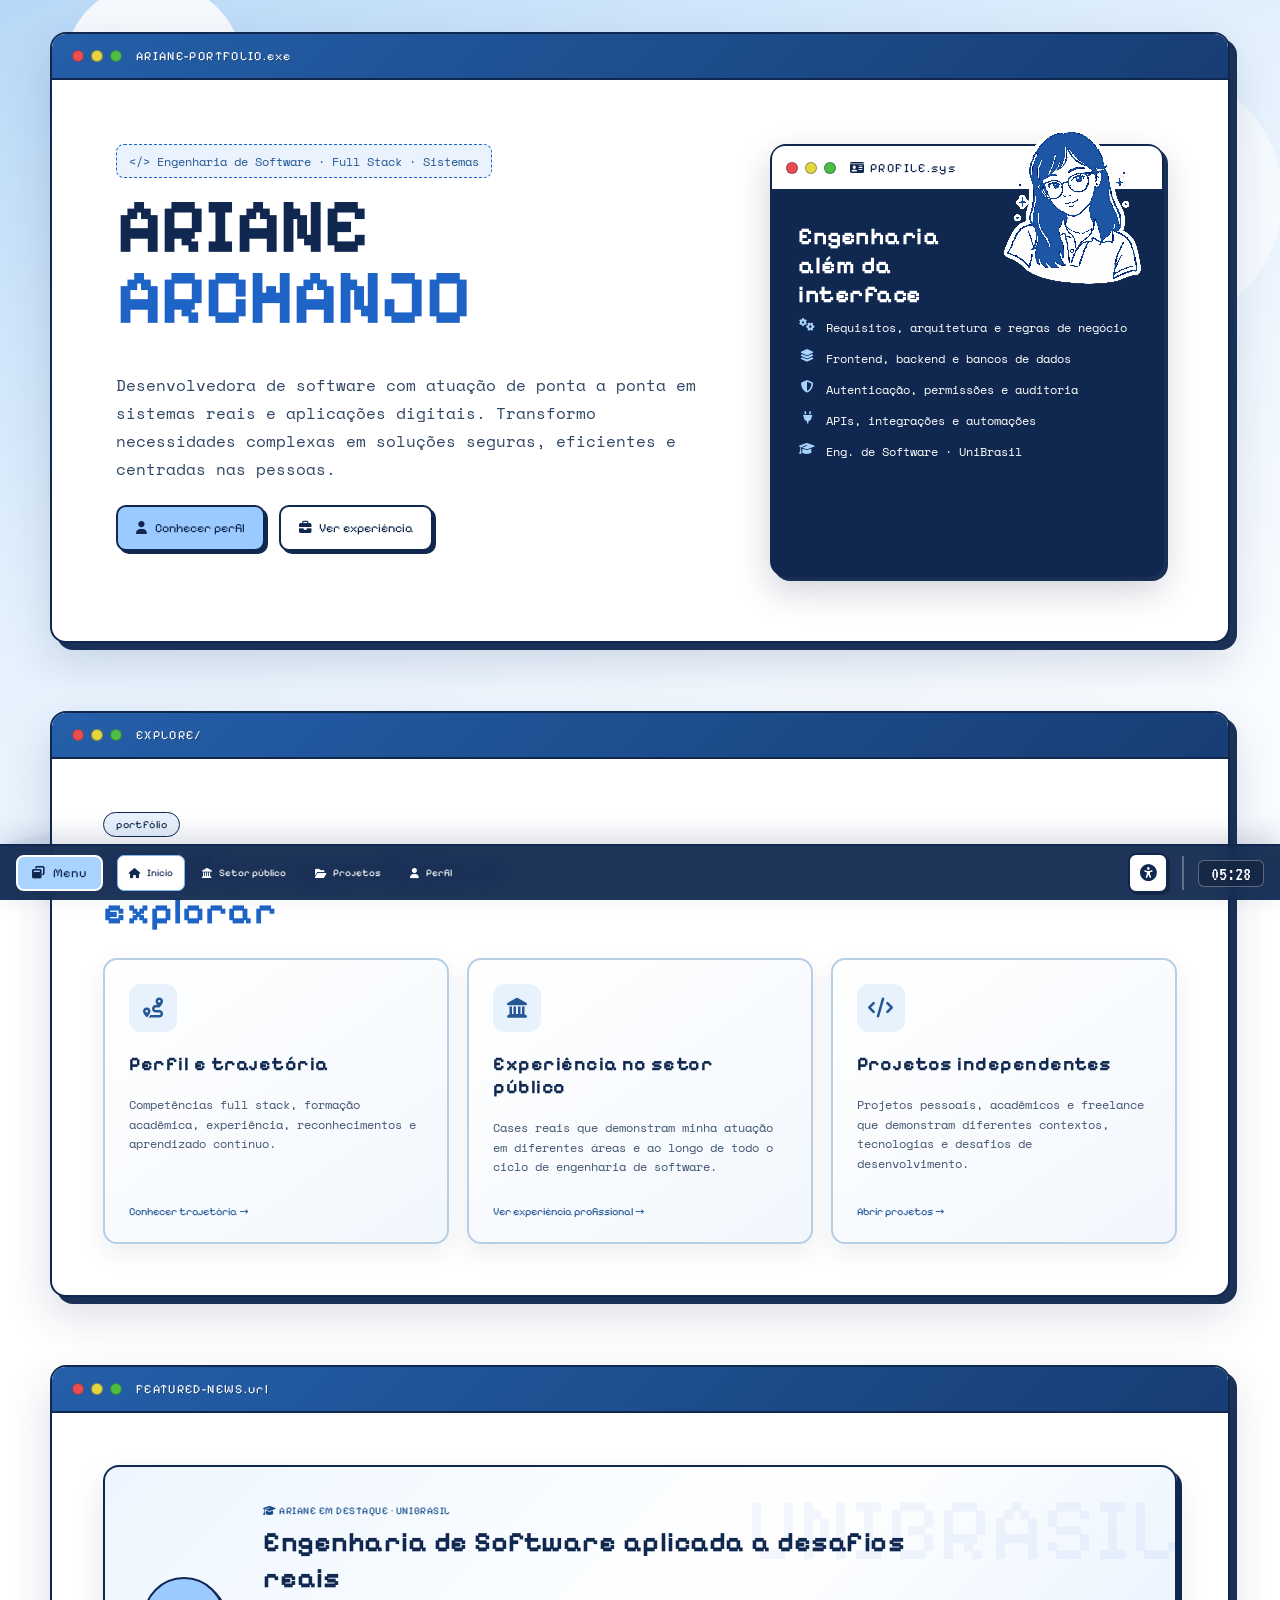
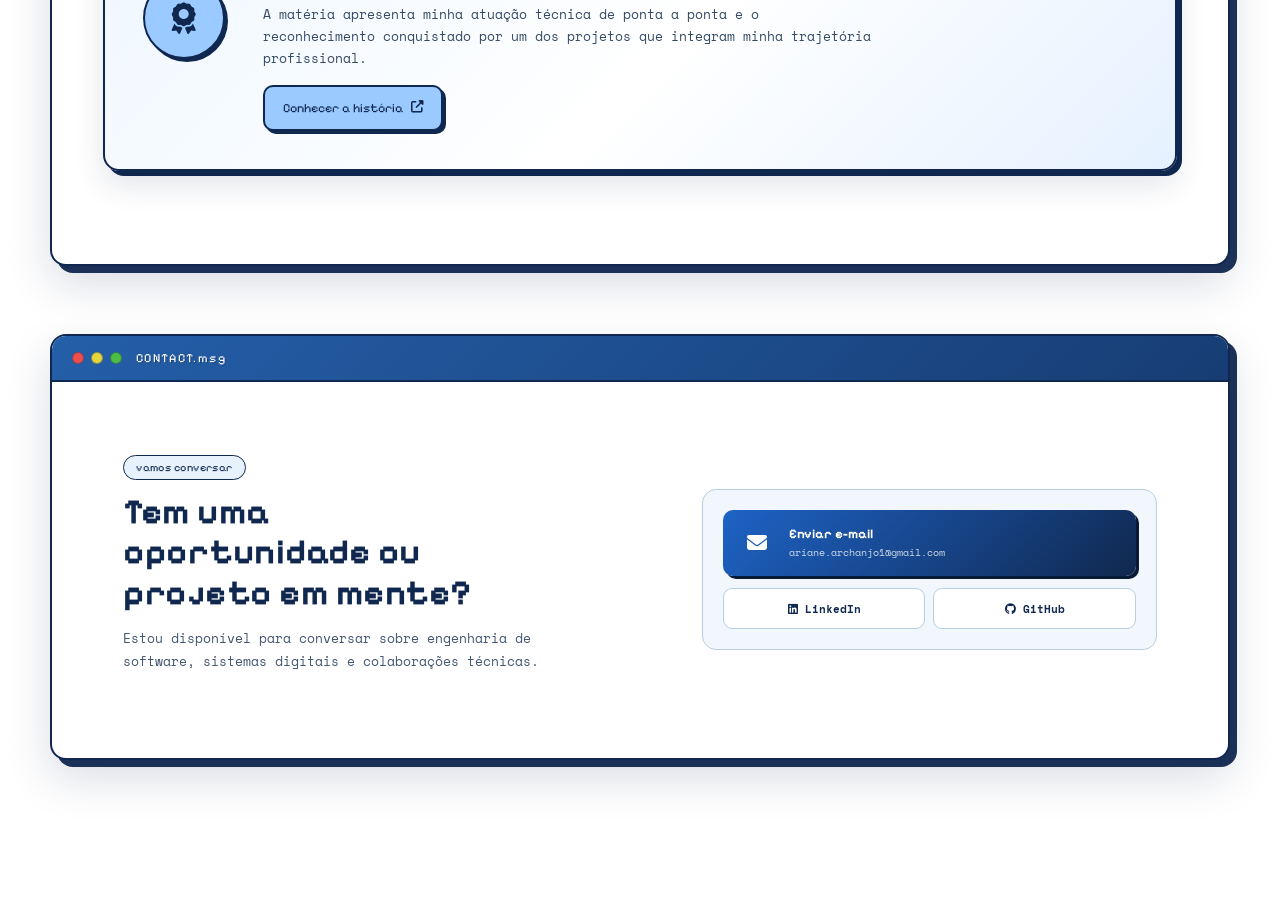
<file: index.html>
<!DOCTYPE html>
<html lang="pt-BR">
<head>
<meta charset="UTF-8"><meta name="viewport" content="width=device-width,initial-scale=1">
<title>Ariane Archanjo — Engenharia de Software</title>
<meta name="description" content="Portfólio de Ariane Archanjo, desenvolvedora de software com experiência em sistemas completos para a gestão pública.">
<link rel="icon" type="image/png" href="assets/images/logo.png">
<link rel="preconnect" href="https://fonts.googleapis.com"><link rel="preconnect" href="https://fonts.gstatic.com" crossorigin>
<link rel="stylesheet" href="https://cdnjs.cloudflare.com/ajax/libs/font-awesome/6.5.1/css/all.min.css"><link rel="stylesheet" href="assets/css/style.css">
</head>
<body>
<a href="#conteudo" class="skip-link">Pular para o conteúdo principal</a>
<div class="intro-screen" id="introScreen" aria-hidden="true"><div class="intro-terminal"><span class="intro-command">&gt; inicializando portfolio.exe</span><strong>ARIANE <span>ARCHANJO</span></strong><small>ENGENHARIA DE SOFTWARE · FULL STACK · SOLUÇÕES</small><div class="intro-loader"><i></i></div><span class="intro-ready">sistema pronto</span></div></div>
<div class="desktop-bg" aria-hidden="true"><div class="cloud cloud-1"></div><div class="cloud cloud-2"></div><div class="cloud cloud-3"></div><div class="grass-strip"></div></div>
<header class="window hero-window" id="topo">
  <div class="title-bar"><div class="dots" aria-hidden="true"><span class="dot dot-red"></span><span class="dot dot-yellow"></span><span class="dot dot-green"></span></div><span class="title-bar-text">ARIANE-PORTFOLIO.exe</span></div>
  <div class="window-body hero-body">
    <div class="hero-left">
      <span class="hero-tag">&lt;/&gt; Engenharia de Software · Full Stack · Sistemas</span>
      <h1 class="hero-name">ARIANE<br><span class="accent">ARCHANJO</span></h1>
      <p class="hero-desc">Desenvolvedora de software com atuação de ponta a ponta em sistemas reais e aplicações digitais. Transformo necessidades complexas em soluções seguras, eficientes e centradas nas pessoas.</p>
      <div class="hero-actions"><a href="perfil.html" class="btn btn-primary"><i class="fas fa-user" aria-hidden="true"></i> Conhecer perfil</a><a href="setor-publico.html" class="btn btn-outline"><i class="fas fa-briefcase" aria-hidden="true"></i> Ver experiência</a></div>
    </div>
    <div class="about-card">
      <a href="perfil.html" class="title-bar mini"><div class="dots" aria-hidden="true"><span class="dot dot-red"></span><span class="dot dot-yellow"></span><span class="dot dot-green"></span></div><span class="title-bar-text"><i class="fas fa-id-card" aria-hidden="true"></i> PROFILE.sys</span></a>
      <img src="assets/images/avatar-sticker.png" alt="Ilustração de Ariane" class="about-avatar">
      <div class="about-card-body"><h3>Engenharia além da interface</h3><div class="contact-row"><i class="fas fa-gears" aria-hidden="true"></i> Requisitos, arquitetura e regras de negócio</div><div class="contact-row"><i class="fas fa-layer-group" aria-hidden="true"></i> Frontend, backend e bancos de dados</div><div class="contact-row"><i class="fas fa-shield-halved" aria-hidden="true"></i> Autenticação, permissões e auditoria</div><div class="contact-row"><i class="fas fa-plug" aria-hidden="true"></i> APIs, integrações e automações</div><div class="contact-row"><i class="fas fa-graduation-cap" aria-hidden="true"></i> Eng. de Software · UniBrasil</div></div>
    </div>
  </div>
</header>
<main id="conteudo">
<section class="window">
  <div class="title-bar"><div class="dots" aria-hidden="true"><span class="dot dot-red"></span><span class="dot dot-yellow"></span><span class="dot dot-green"></span></div><span class="title-bar-text">EXPLORE/</span></div>
  <div class="window-body"><span class="section-kicker">portfólio</span><h2 class="section-title">Escolha o que deseja <span class="accent">explorar</span></h2>
    <div class="overview-grid">
      <a class="overview-card" href="perfil.html"><i class="fas fa-route" aria-hidden="true"></i><h2>Perfil e trajetória</h2><p>Competências full stack, formação acadêmica, experiência, reconhecimentos e aprendizado contínuo.</p><span class="card-link">Conhecer trajetória →</span></a>
      <a class="overview-card" href="setor-publico.html"><i class="fas fa-landmark" aria-hidden="true"></i><h2>Experiência no setor público</h2><p>Cases reais que demonstram minha atuação em diferentes áreas e ao longo de todo o ciclo de engenharia de software.</p><span class="card-link">Ver experiência profissional →</span></a>
      <a class="overview-card" href="projetos.html"><i class="fas fa-code" aria-hidden="true"></i><h2>Projetos independentes</h2><p>Projetos pessoais, acadêmicos e freelance que demonstram diferentes contextos, tecnologias e desafios de desenvolvimento.</p><span class="card-link">Abrir projetos →</span></a>
    </div>
  </div>
</section>
<section class="window">
  <div class="title-bar"><div class="dots" aria-hidden="true"><span class="dot dot-red"></span><span class="dot dot-yellow"></span><span class="dot dot-green"></span></div><span class="title-bar-text">FEATURED-NEWS.url</span></div>
  <div class="window-body"><article class="press-feature"><div class="press-icon" aria-hidden="true"><i class="fas fa-award"></i></div><div class="press-content"><span class="press-label"><i class="fas fa-graduation-cap" aria-hidden="true"></i> Ariane em destaque · UniBrasil</span><h3>Engenharia de Software aplicada a desafios reais</h3><p>A matéria apresenta minha atuação técnica de ponta a ponta e o reconhecimento conquistado por um dos projetos que integram minha trajetória profissional.</p><a href="https://www.unibrasil.com.br/academica-de-engenharia-de-software-do-unibrasil-e-reconhecida-com-premio-de-projeto-inovador/" target="_blank" rel="noopener" class="btn btn-primary">Conhecer a história <i class="fas fa-external-link-alt" aria-hidden="true"></i><span class="sr-only"> (abre em nova aba)</span></a></div></article></div>
</section>
<section class="window" id="contato"><div class="title-bar"><div class="dots" aria-hidden="true"><span class="dot dot-red"></span><span class="dot dot-yellow"></span><span class="dot dot-green"></span></div><span class="title-bar-text">CONTACT.msg</span></div><div class="window-body"><div class="contact-panel"><div><span class="section-kicker">vamos conversar</span><h2>Tem uma oportunidade ou projeto em mente?</h2><p>Estou disponível para conversar sobre engenharia de software, sistemas digitais e colaborações técnicas.</p></div><div class="contact-actions"><a href="mailto:ariane.archanjo1@gmail.com" class="contact-primary"><i class="fas fa-envelope"></i><span><strong>Enviar e-mail</strong><small>ariane.archanjo1@gmail.com</small></span></a><div class="contact-socials"><a href="https://www.linkedin.com/in/ariane-archanjo/" target="_blank" rel="noopener"><i class="fab fa-linkedin"></i> LinkedIn</a><a href="https://github.com/arianearchanjo" target="_blank" rel="noopener"><i class="fab fa-github"></i> GitHub</a></div></div></div></div></section>
</main>
<footer class="taskbar"><button type="button" class="start-btn" id="startBtn" aria-haspopup="true" aria-expanded="false" aria-controls="startMenu"><i class="fas fa-window-restore" aria-hidden="true"></i><span class="start-text">Menu</span></button><nav class="taskbar-pages" aria-label="Páginas"><a href="index.html" aria-current="page"><i class="fas fa-house"></i><span>Início</span></a><a href="setor-publico.html"><i class="fas fa-landmark"></i><span>Setor público</span></a><a href="projetos.html"><i class="fas fa-folder-open"></i><span>Projetos</span></a><a href="perfil.html"><i class="fas fa-user"></i><span>Perfil</span></a></nav><button type="button" class="a11y-btn" id="a11yBtn" aria-haspopup="true" aria-expanded="false" aria-controls="a11yPanel" aria-label="Opções de acessibilidade"><i class="fas fa-universal-access"></i></button><div class="taskbar-sep" aria-hidden="true"></div><div class="taskbar-clock" id="clock" aria-hidden="true">00:00</div></footer>
<script src="assets/js/script.js"></script>
</body></html>
</file>
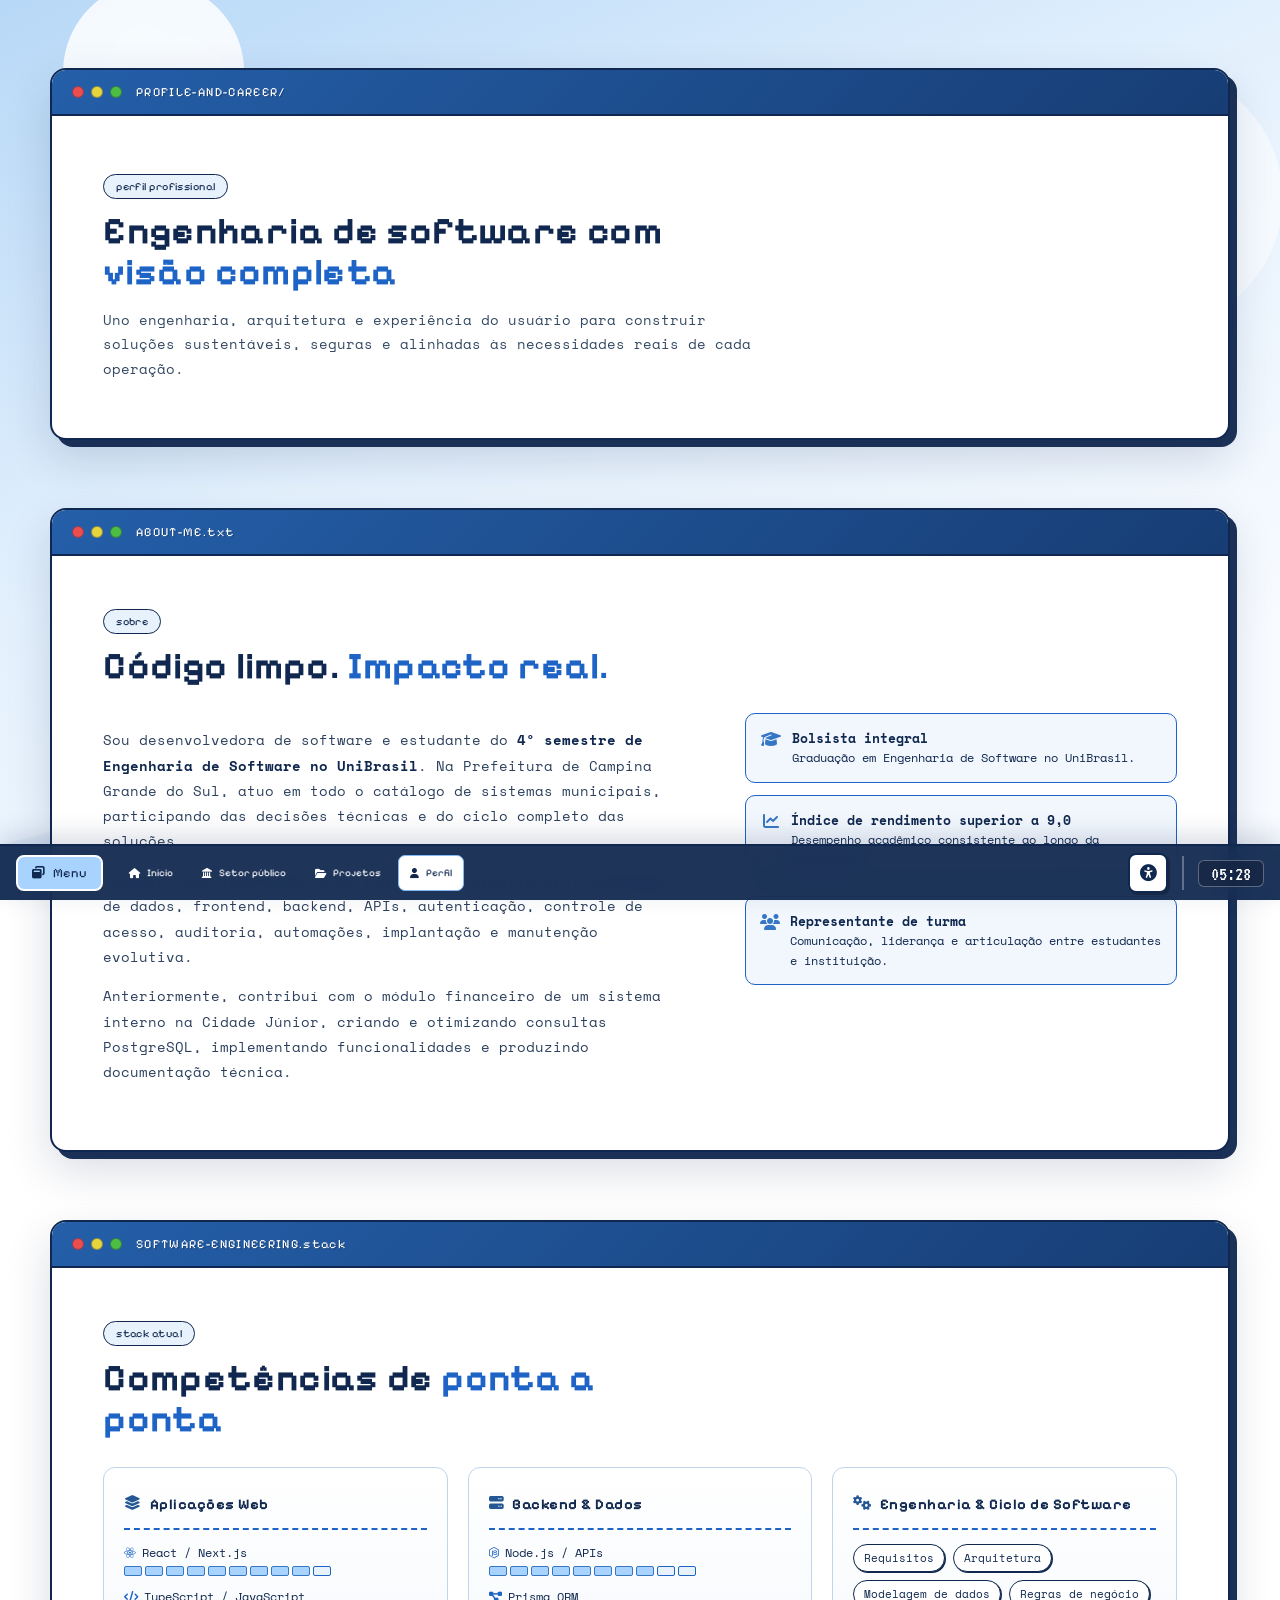
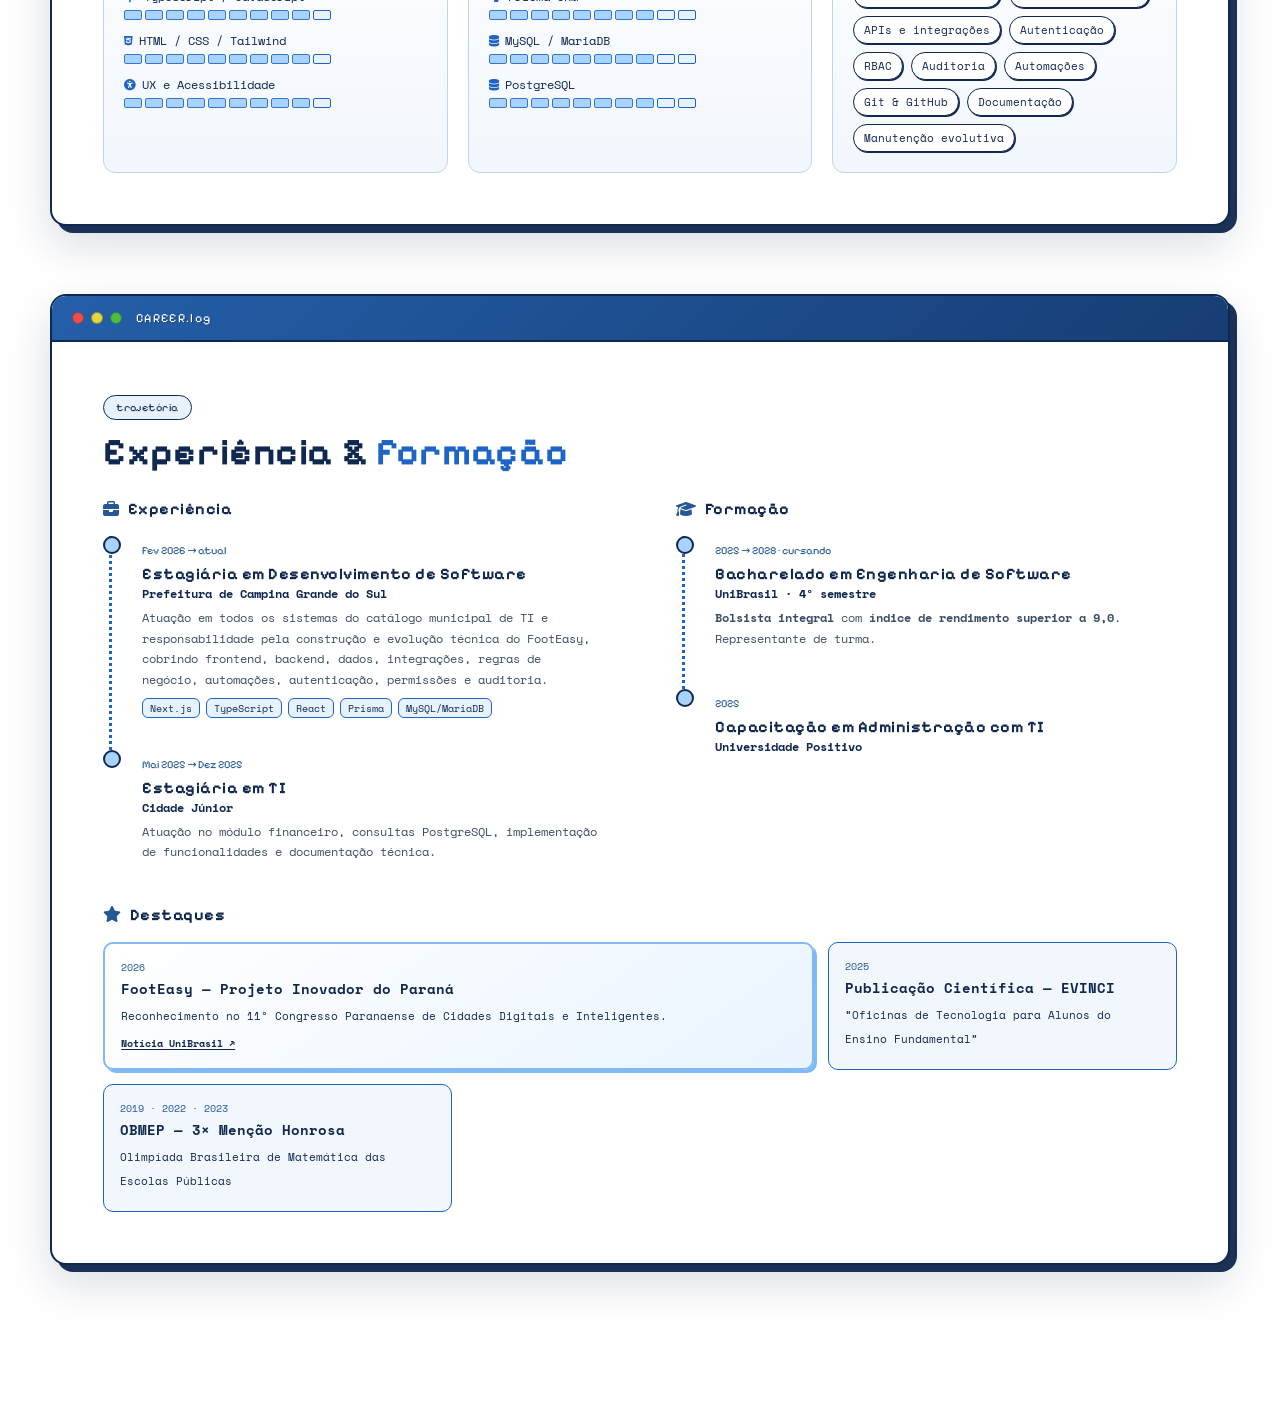
<file: perfil.html>
<!DOCTYPE html><html lang="pt-BR"><head><meta charset="UTF-8"><meta name="viewport" content="width=device-width,initial-scale=1"><title>Perfil e trajetória — Ariane Archanjo</title><meta name="description" content="Competências, formação e trajetória profissional de Ariane Archanjo."><link rel="icon" href="assets/images/logo.png"><link rel="preconnect" href="https://fonts.googleapis.com"><link rel="preconnect" href="https://fonts.gstatic.com" crossorigin><link rel="stylesheet" href="https://cdnjs.cloudflare.com/ajax/libs/font-awesome/6.5.1/css/all.min.css"><link rel="stylesheet" href="assets/css/style.css"></head><body>
<a href="#conteudo" class="skip-link">Pular para o conteúdo principal</a><div class="desktop-bg" aria-hidden="true"><div class="cloud cloud-1"></div><div class="cloud cloud-2"></div><div class="grass-strip"></div></div>
<header class="window page-hero"><div class="title-bar"><div class="dots" aria-hidden="true"><span class="dot dot-red"></span><span class="dot dot-yellow"></span><span class="dot dot-green"></span></div><span class="title-bar-text">PROFILE-AND-CAREER/</span></div><div class="window-body"><span class="section-kicker">perfil profissional</span><h1 class="section-title">Engenharia de software com <span class="accent">visão completa</span></h1><p class="page-lead">Uno engenharia, arquitetura e experiência do usuário para construir soluções sustentáveis, seguras e alinhadas às necessidades reais de cada operação.</p></div></header>
<main id="conteudo">
<section class="window" id="sobre"><div class="title-bar"><div class="dots" aria-hidden="true"><span class="dot dot-red"></span><span class="dot dot-yellow"></span><span class="dot dot-green"></span></div><span class="title-bar-text">ABOUT-ME.txt</span></div><div class="window-body"><span class="section-kicker">sobre</span><h2 class="section-title">Código limpo. <span class="accent">Impacto real.</span></h2><div class="sobre-grid"><div class="sobre-text"><p>Sou desenvolvedora de software e estudante do <strong>4º semestre de Engenharia de Software no UniBrasil</strong>. Na Prefeitura de Campina Grande do Sul, atuo em todo o catálogo de sistemas municipais, participando das decisões técnicas e do ciclo completo das soluções.</p><p>Trabalho com levantamento de requisitos, arquitetura, modelagem de dados, frontend, backend, APIs, autenticação, controle de acesso, auditoria, automações, implantação e manutenção evolutiva.</p><p>Anteriormente, contribuí com o módulo financeiro de um sistema interno na Cidade Júnior, criando e otimizando consultas PostgreSQL, implementando funcionalidades e produzindo documentação técnica.</p></div><ul class="badge-list"><li><i class="fas fa-graduation-cap"></i><div><strong>Bolsista integral</strong>Graduação em Engenharia de Software no UniBrasil.</div></li><li><i class="fas fa-chart-line"></i><div><strong>Índice de rendimento superior a 9,0</strong>Desempenho acadêmico consistente ao longo da graduação.</div></li><li><i class="fas fa-users"></i><div><strong>Representante de turma</strong>Comunicação, liderança e articulação entre estudantes e instituição.</div></li></ul></div></div></section>
<section class="window" id="skills"><div class="title-bar"><div class="dots" aria-hidden="true"><span class="dot dot-red"></span><span class="dot dot-yellow"></span><span class="dot dot-green"></span></div><span class="title-bar-text">SOFTWARE-ENGINEERING.stack</span></div><div class="window-body"><span class="section-kicker">stack atual</span><h2 class="section-title">Competências de <span class="accent">ponta a ponta</span></h2><div class="skills-grid">
<div><h3 class="skill-group-title"><i class="fas fa-layer-group"></i> Aplicações Web</h3><div class="skill-row"><div class="skill-row-top"><span><i class="fab fa-react"></i>React / Next.js</span></div><div class="pixel-meter" data-level="85"></div></div><div class="skill-row"><div class="skill-row-top"><span><i class="fas fa-code"></i>TypeScript / JavaScript</span></div><div class="pixel-meter" data-level="85"></div></div><div class="skill-row"><div class="skill-row-top"><span><i class="fab fa-css3-alt"></i>HTML / CSS / Tailwind</span></div><div class="pixel-meter" data-level="90"></div></div><div class="skill-row"><div class="skill-row-top"><span><i class="fas fa-universal-access"></i>UX e Acessibilidade</span></div><div class="pixel-meter" data-level="85"></div></div></div>
<div><h3 class="skill-group-title"><i class="fas fa-server"></i> Backend &amp; Dados</h3><div class="skill-row"><div class="skill-row-top"><span><i class="fab fa-node-js"></i>Node.js / APIs</span></div><div class="pixel-meter" data-level="78"></div></div><div class="skill-row"><div class="skill-row-top"><span><i class="fas fa-diagram-project"></i>Prisma ORM</span></div><div class="pixel-meter" data-level="78"></div></div><div class="skill-row"><div class="skill-row-top"><span><i class="fas fa-database"></i>MySQL / MariaDB</span></div><div class="pixel-meter" data-level="80"></div></div><div class="skill-row"><div class="skill-row-top"><span><i class="fas fa-database"></i>PostgreSQL</span></div><div class="pixel-meter" data-level="75"></div></div></div>
<div><h3 class="skill-group-title"><i class="fas fa-gears"></i> Engenharia &amp; Ciclo de Software</h3><div class="tag-cloud"><span class="tag">Requisitos</span><span class="tag">Arquitetura</span><span class="tag">Modelagem de dados</span><span class="tag">Regras de negócio</span><span class="tag">APIs e integrações</span><span class="tag">Autenticação</span><span class="tag">RBAC</span><span class="tag">Auditoria</span><span class="tag">Automações</span><span class="tag">Git &amp; GitHub</span><span class="tag">Documentação</span><span class="tag">Manutenção evolutiva</span></div></div>
</div></div></section>
<section class="window" id="experiencia"><div class="title-bar"><div class="dots" aria-hidden="true"><span class="dot dot-red"></span><span class="dot dot-yellow"></span><span class="dot dot-green"></span></div><span class="title-bar-text">CAREER.log</span></div><div class="window-body"><span class="section-kicker">trajetória</span><h2 class="section-title">Experiência &amp; <span class="accent">formação</span></h2><div class="timeline-cols"><div><h3 class="tl-heading"><i class="fas fa-briefcase"></i> Experiência</h3><div class="tl-item"><span class="tl-date">Fev 2026 → atual</span><h4>Estagiária em Desenvolvimento de Software</h4><p class="tl-company">Prefeitura de Campina Grande do Sul</p><p class="tl-desc">Atuação em todos os sistemas do catálogo municipal de TI e responsabilidade pela construção e evolução técnica do FootEasy, cobrindo frontend, backend, dados, integrações, regras de negócio, automações, autenticação, permissões e auditoria.</p><div class="tl-tags"><span>Next.js</span><span>TypeScript</span><span>React</span><span>Prisma</span><span>MySQL/MariaDB</span></div></div><div class="tl-item"><span class="tl-date">Mai 2025 → Dez 2025</span><h4>Estagiária em TI</h4><p class="tl-company">Cidade Júnior</p><p class="tl-desc">Atuação no módulo financeiro, consultas PostgreSQL, implementação de funcionalidades e documentação técnica.</p></div></div><div><h3 class="tl-heading"><i class="fas fa-graduation-cap"></i> Formação</h3><div class="tl-item"><span class="tl-date">2025 → 2028 · cursando</span><h4>Bacharelado em Engenharia de Software</h4><p class="tl-company">UniBrasil · 4º semestre</p><p class="tl-desc"><strong>Bolsista integral</strong> com <strong>índice de rendimento superior a 9,0</strong>. Representante de turma.</p></div><div class="tl-item"><span class="tl-date">2025</span><h4>Capacitação em Administração com TI</h4><p class="tl-company">Universidade Positivo</p></div></div></div>
<h3 class="tl-heading" style="margin-top:34px"><i class="fas fa-star"></i> Destaques</h3><div class="highlights-grid"><div class="hl-card active"><span class="hl-date">2026</span><strong>FootEasy — Projeto Inovador do Paraná</strong><span class="sub">Reconhecimento no 11º Congresso Paranaense de Cidades Digitais e Inteligentes.</span><span class="hl-links"><a href="https://www.unibrasil.com.br/academica-de-engenharia-de-software-do-unibrasil-e-reconhecida-com-premio-de-projeto-inovador/" target="_blank" rel="noopener">Notícia UniBrasil ↗</a></span></div><div class="hl-card"><span class="hl-date">2025</span><strong>Publicação Científica — EVINCI</strong><span class="sub">“Oficinas de Tecnologia para Alunos do Ensino Fundamental”</span></div><div class="hl-card"><span class="hl-date">2019 · 2022 · 2023</span><strong>OBMEP — 3× Menção Honrosa</strong><span class="sub">Olimpíada Brasileira de Matemática das Escolas Públicas</span></div></div></div></section>
</main>
<footer class="taskbar"><button class="start-btn" id="startBtn" aria-haspopup="true" aria-expanded="false" aria-controls="startMenu"><i class="fas fa-window-restore"></i><span class="start-text">Menu</span></button><nav class="taskbar-pages" aria-label="Páginas"><a href="index.html"><i class="fas fa-house"></i><span>Início</span></a><a href="setor-publico.html"><i class="fas fa-landmark"></i><span>Setor público</span></a><a href="projetos.html"><i class="fas fa-folder-open"></i><span>Projetos</span></a><a href="perfil.html" aria-current="page"><i class="fas fa-user"></i><span>Perfil</span></a></nav><button class="a11y-btn" id="a11yBtn" aria-haspopup="true" aria-expanded="false" aria-controls="a11yPanel" aria-label="Opções de acessibilidade"><i class="fas fa-universal-access"></i></button><div class="taskbar-sep"></div><div class="taskbar-clock" id="clock">00:00</div></footer><script src="assets/js/script.js"></script></body></html>
</file>
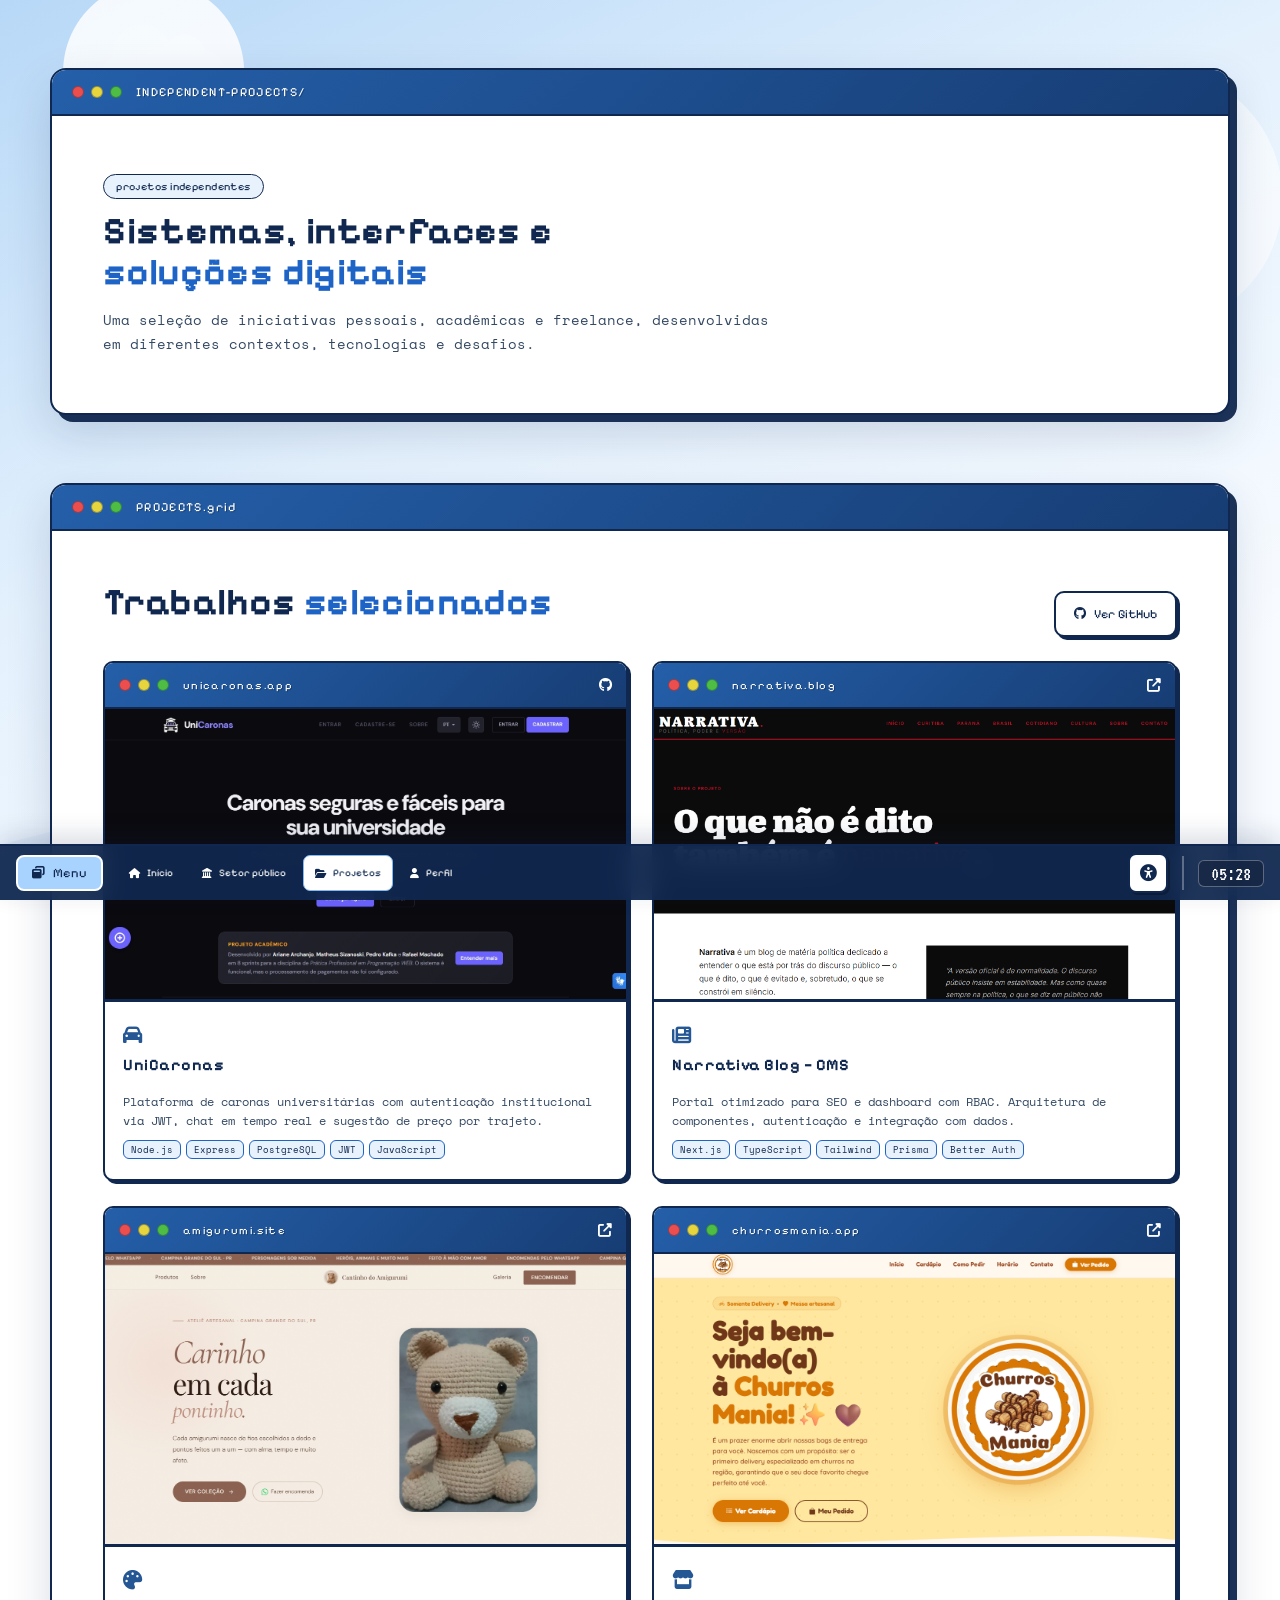
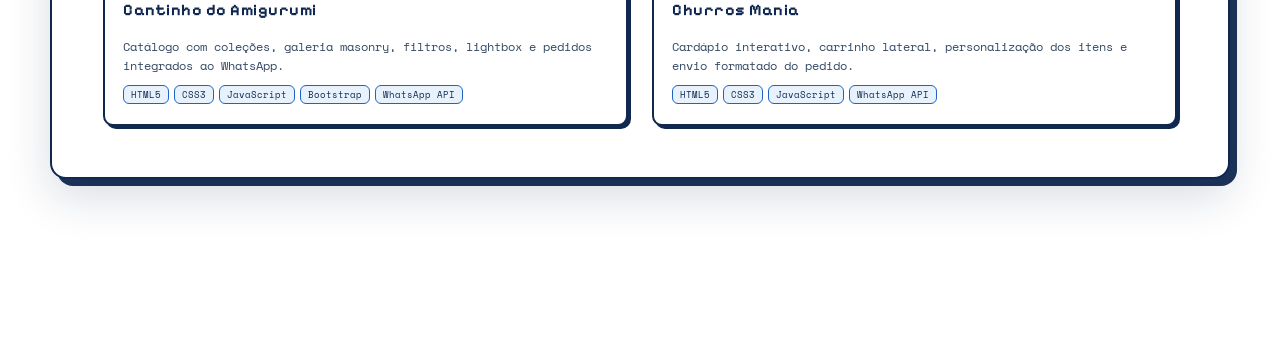
<file: projetos.html>
<!DOCTYPE html><html lang="pt-BR"><head><meta charset="UTF-8"><meta name="viewport" content="width=device-width,initial-scale=1"><title>Projetos — Ariane Archanjo</title><meta name="description" content="Projetos independentes de Ariane Archanjo."><link rel="icon" href="assets/images/logo.png"><link rel="preconnect" href="https://fonts.googleapis.com"><link rel="preconnect" href="https://fonts.gstatic.com" crossorigin><link rel="stylesheet" href="https://cdnjs.cloudflare.com/ajax/libs/font-awesome/6.5.1/css/all.min.css"><link rel="stylesheet" href="assets/css/style.css"></head><body>
<a href="#conteudo" class="skip-link">Pular para o conteúdo principal</a><div class="desktop-bg" aria-hidden="true"><div class="cloud cloud-1"></div><div class="cloud cloud-2"></div><div class="grass-strip"></div></div>
<header class="window page-hero"><div class="title-bar"><div class="dots" aria-hidden="true"><span class="dot dot-red"></span><span class="dot dot-yellow"></span><span class="dot dot-green"></span></div><span class="title-bar-text">INDEPENDENT-PROJECTS/</span></div><div class="window-body"><span class="section-kicker">projetos independentes</span><h1 class="section-title">Sistemas, interfaces e <span class="accent">soluções digitais</span></h1><p class="page-lead">Uma seleção de iniciativas pessoais, acadêmicas e freelance, desenvolvidas em diferentes contextos, tecnologias e desafios.</p></div></header>
<main id="conteudo"><section class="window" id="projetos"><div class="title-bar"><div class="dots" aria-hidden="true"><span class="dot dot-red"></span><span class="dot dot-yellow"></span><span class="dot dot-green"></span></div><span class="title-bar-text">PROJECTS.grid</span></div><div class="window-body"><div class="projects-page-heading"><h2 class="section-title">Trabalhos <span class="accent">selecionados</span></h2><a href="https://github.com/arianearchanjo" target="_blank" rel="noopener" class="btn btn-outline"><i class="fab fa-github"></i> Ver GitHub</a></div>
<div class="projects-static-grid">
<div class="proj-slide"><article class="proj-window"><div class="title-bar"><div class="dots"><span class="dot dot-red"></span><span class="dot dot-yellow"></span><span class="dot dot-green"></span></div><span class="title-bar-text">unicaronas.app</span><span class="proj-links"><a href="https://github.com/arianearchanjo" target="_blank" rel="noopener" aria-label="Ver no GitHub"><i class="fab fa-github"></i></a></span></div><div class="proj-image"><img src="assets/images/projects/project-1.png" alt="Captura do UniCaronas"></div><div class="proj-body"><div class="proj-icon"><i class="fas fa-car"></i></div><h3 class="proj-name">UniCaronas</h3><p class="proj-desc">Plataforma de caronas universitárias com autenticação institucional via JWT, chat em tempo real e sugestão de preço por trajeto.</p><div class="proj-tech"><span>Node.js</span><span>Express</span><span>PostgreSQL</span><span>JWT</span><span>JavaScript</span></div></div></article></div>
<div class="proj-slide"><article class="proj-window narrative-card"><div class="title-bar"><div class="dots"><span class="dot dot-red"></span><span class="dot dot-yellow"></span><span class="dot dot-green"></span></div><span class="title-bar-text">narrativa.blog</span><span class="proj-links"><a href="https://narrativa.blog/" target="_blank" rel="noopener" aria-label="Ver projeto"><i class="fas fa-external-link-alt"></i></a></span></div><div class="proj-image narrative-image"><img src="assets/images/projects/project-2.png" alt="Captura da página institucional do Narrativa Blog"></div><div class="proj-body"><div class="proj-icon"><i class="fas fa-newspaper"></i></div><h3 class="proj-name">Narrativa Blog — CMS</h3><p class="proj-desc">Portal otimizado para SEO e dashboard com RBAC. Arquitetura de componentes, autenticação e integração com dados.</p><div class="proj-tech"><span>Next.js</span><span>TypeScript</span><span>Tailwind</span><span>Prisma</span><span>Better Auth</span></div></div></article></div>
<div class="proj-slide"><article class="proj-window"><div class="title-bar"><div class="dots"><span class="dot dot-red"></span><span class="dot dot-yellow"></span><span class="dot dot-green"></span></div><span class="title-bar-text">amigurumi.site</span><span class="proj-links"><a href="https://cantinho-amigurumi.netlify.app/" target="_blank" rel="noopener" aria-label="Ver projeto"><i class="fas fa-external-link-alt"></i></a></span></div><div class="proj-image"><img src="assets/images/projects/project-3.png" alt="Captura do Cantinho do Amigurumi"></div><div class="proj-body"><div class="proj-icon"><i class="fas fa-palette"></i></div><h3 class="proj-name">Cantinho do Amigurumi</h3><p class="proj-desc">Catálogo com coleções, galeria masonry, filtros, lightbox e pedidos integrados ao WhatsApp.</p><div class="proj-tech"><span>HTML5</span><span>CSS3</span><span>JavaScript</span><span>Bootstrap</span><span>WhatsApp API</span></div></div></article></div>
<div class="proj-slide"><article class="proj-window"><div class="title-bar"><div class="dots"><span class="dot dot-red"></span><span class="dot dot-yellow"></span><span class="dot dot-green"></span></div><span class="title-bar-text">churrosmania.app</span><span class="proj-links"><a href="https://churrosmania.netlify.app/" target="_blank" rel="noopener" aria-label="Ver projeto"><i class="fas fa-external-link-alt"></i></a></span></div><div class="proj-image"><img src="assets/images/projects/project-4.png" alt="Captura do Churros Mania"></div><div class="proj-body"><div class="proj-icon"><i class="fas fa-store"></i></div><h3 class="proj-name">Churros Mania</h3><p class="proj-desc">Cardápio interativo, carrinho lateral, personalização dos itens e envio formatado do pedido.</p><div class="proj-tech"><span>HTML5</span><span>CSS3</span><span>JavaScript</span><span>WhatsApp API</span></div></div></article></div>
</div></div></section></main>
<footer class="taskbar"><button class="start-btn" id="startBtn" aria-haspopup="true" aria-expanded="false" aria-controls="startMenu"><i class="fas fa-window-restore"></i><span class="start-text">Menu</span></button><nav class="taskbar-pages" aria-label="Páginas"><a href="index.html"><i class="fas fa-house"></i><span>Início</span></a><a href="setor-publico.html"><i class="fas fa-landmark"></i><span>Setor público</span></a><a href="projetos.html" aria-current="page"><i class="fas fa-folder-open"></i><span>Projetos</span></a><a href="perfil.html"><i class="fas fa-user"></i><span>Perfil</span></a></nav><button class="a11y-btn" id="a11yBtn" aria-haspopup="true" aria-expanded="false" aria-controls="a11yPanel" aria-label="Opções de acessibilidade"><i class="fas fa-universal-access"></i></button><div class="taskbar-sep"></div><div class="taskbar-clock" id="clock">00:00</div></footer><script src="assets/js/script.js"></script></body></html>
</file>
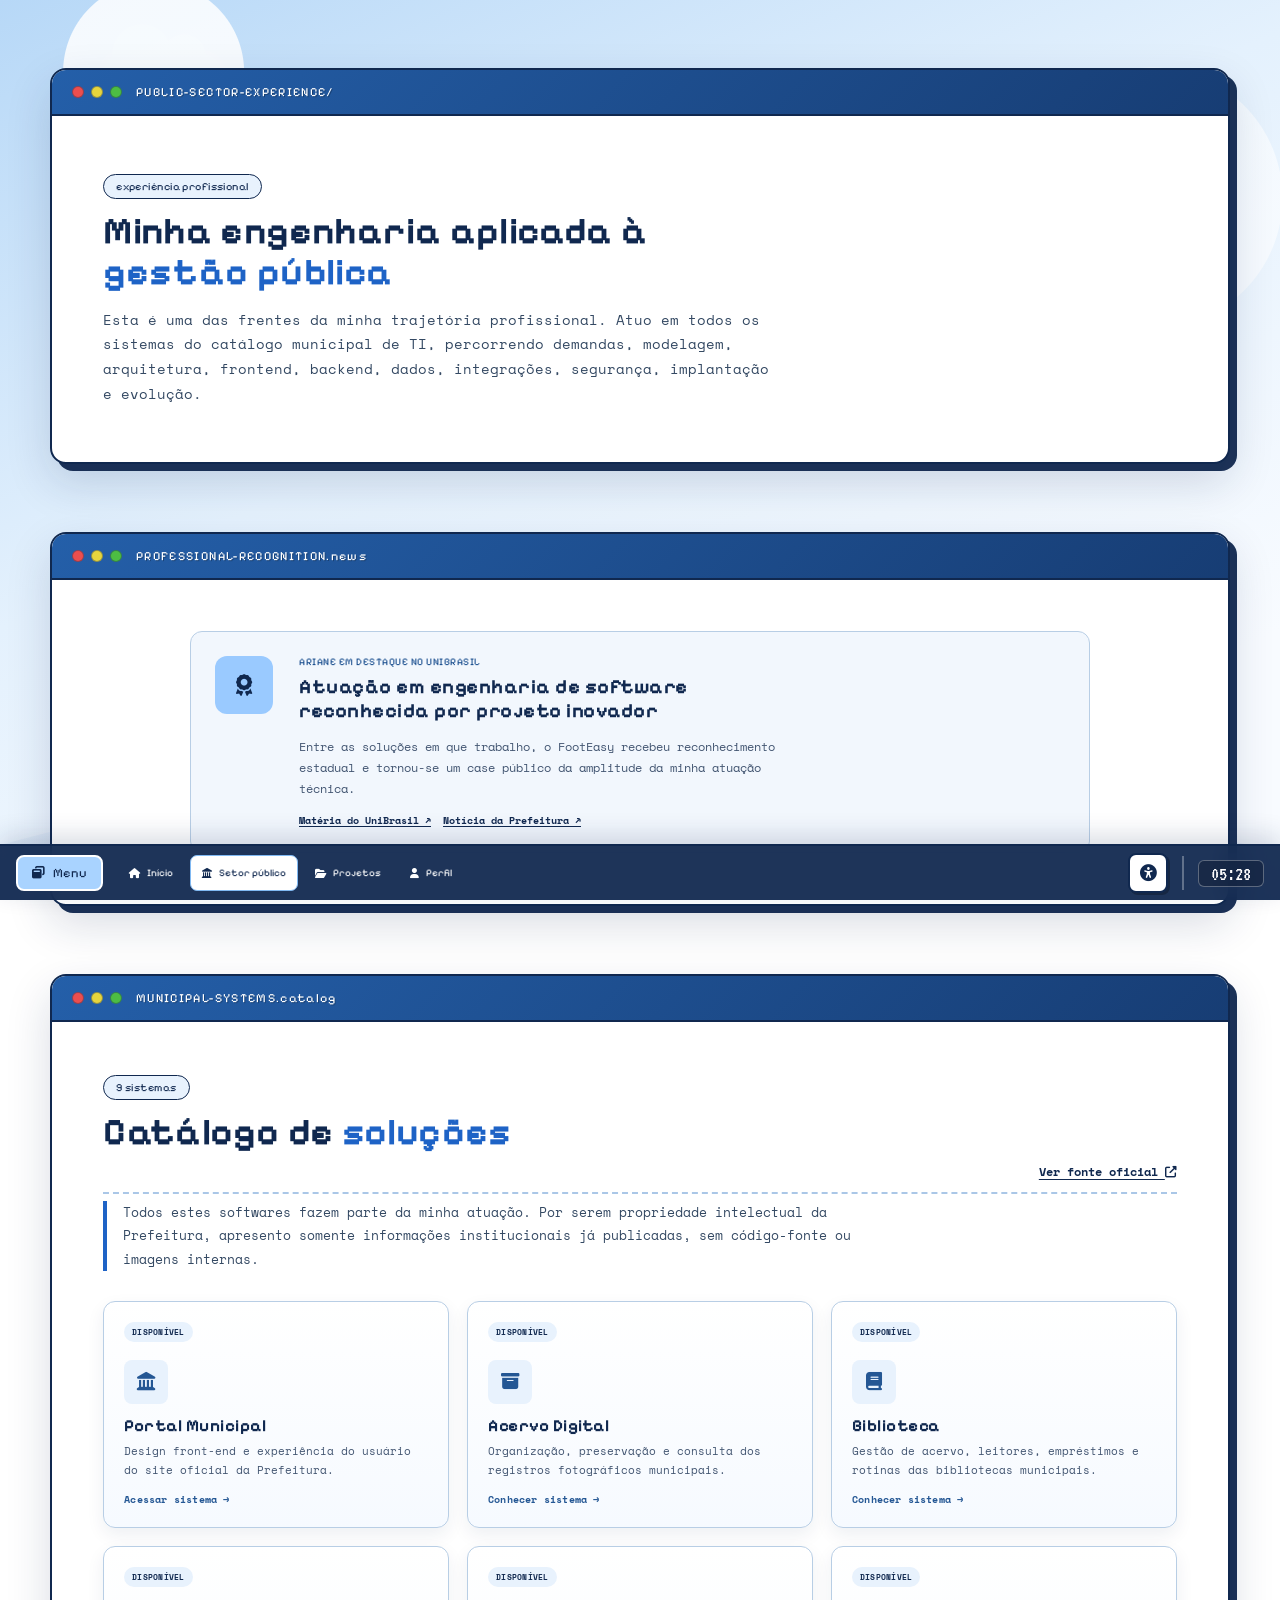
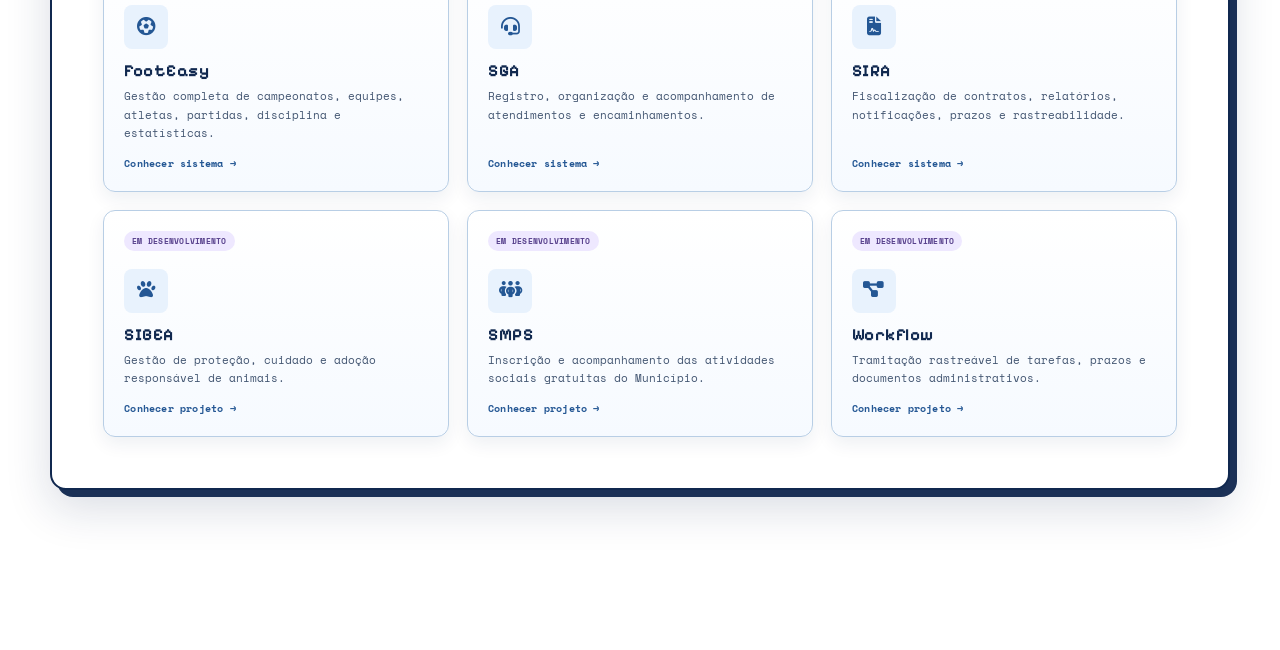
<file: setor-publico.html>
<!DOCTYPE html><html lang="pt-BR"><head><meta charset="UTF-8"><meta name="viewport" content="width=device-width,initial-scale=1"><title>Setor Público — Ariane Archanjo</title><meta name="description" content="Sistemas públicos desenvolvidos por Ariane Archanjo na Prefeitura de Campina Grande do Sul."><link rel="icon" href="assets/images/logo.png"><link rel="preconnect" href="https://fonts.googleapis.com"><link rel="preconnect" href="https://fonts.gstatic.com" crossorigin><link rel="stylesheet" href="https://cdnjs.cloudflare.com/ajax/libs/font-awesome/6.5.1/css/all.min.css"><link rel="stylesheet" href="assets/css/style.css"></head>
<body><a href="#conteudo" class="skip-link">Pular para o conteúdo principal</a><div class="desktop-bg" aria-hidden="true"><div class="cloud cloud-1"></div><div class="cloud cloud-2"></div><div class="grass-strip"></div></div>
<header class="window page-hero"><div class="title-bar"><div class="dots" aria-hidden="true"><span class="dot dot-red"></span><span class="dot dot-yellow"></span><span class="dot dot-green"></span></div><span class="title-bar-text">PUBLIC-SECTOR-EXPERIENCE/</span></div><div class="window-body"><span class="section-kicker">experiência profissional</span><h1 class="section-title">Minha engenharia aplicada à <span class="accent">gestão pública</span></h1><p class="page-lead">Esta é uma das frentes da minha trajetória profissional. Atuo em todos os sistemas do catálogo municipal de TI, percorrendo demandas, modelagem, arquitetura, frontend, backend, dados, integrações, segurança, implantação e evolução.</p></div></header>
<main id="conteudo">
<section class="window"><div class="title-bar"><div class="dots" aria-hidden="true"><span class="dot dot-red"></span><span class="dot dot-yellow"></span><span class="dot dot-green"></span></div><span class="title-bar-text">PROFESSIONAL-RECOGNITION.news</span></div><div class="window-body"><article class="recognition-note"><i class="fas fa-award" aria-hidden="true"></i><div><span class="press-label">Ariane em destaque no UniBrasil</span><h2>Atuação em engenharia de software reconhecida por projeto inovador</h2><p>Entre as soluções em que trabalho, o FootEasy recebeu reconhecimento estadual e tornou-se um case público da amplitude da minha atuação técnica.</p><div class="hl-links"><a href="https://www.unibrasil.com.br/academica-de-engenharia-de-software-do-unibrasil-e-reconhecida-com-premio-de-projeto-inovador/" target="_blank" rel="noopener">Matéria do UniBrasil ↗</a><a href="https://campinagrandedosul.pr.gov.br/noticia/footeasy-e-reconhecido-entre-os-projetos-inovadores-2026-do-parana" target="_blank" rel="noopener">Notícia da Prefeitura ↗</a></div></div></article></div></section>
<section class="window"><div class="title-bar"><div class="dots" aria-hidden="true"><span class="dot dot-red"></span><span class="dot dot-yellow"></span><span class="dot dot-green"></span></div><span class="title-bar-text">MUNICIPAL-SYSTEMS.catalog</span></div><div class="window-body"><div class="municipal-heading"><div><span class="section-kicker">9 sistemas</span><h2 class="section-title">Catálogo de <span class="accent">soluções</span></h2></div><a href="https://campinagrandedosul.pr.gov.br/sistemas-ti" target="_blank" rel="noopener" class="catalog-link">Ver fonte oficial <i class="fas fa-external-link-alt" aria-hidden="true"></i></a></div><p class="municipal-intro">Todos estes softwares fazem parte da minha atuação. Por serem propriedade intelectual da Prefeitura, apresento somente informações institucionais já publicadas, sem código-fonte ou imagens internas.</p>
<div class="municipal-grid">
<a class="municipal-card" href="https://campinagrandedosul.pr.gov.br/" target="_blank" rel="noopener"><span class="system-status available">Disponível</span><i class="fas fa-landmark" aria-hidden="true"></i><h4>Portal Municipal</h4><p>Design front-end e experiência do usuário do site oficial da Prefeitura.</p><span class="system-link">Acessar sistema →</span></a>
<a class="municipal-card" href="https://campinagrandedosul.pr.gov.br/acervo-digital" target="_blank" rel="noopener"><span class="system-status available">Disponível</span><i class="fas fa-box-archive" aria-hidden="true"></i><h4>Acervo Digital</h4><p>Organização, preservação e consulta dos registros fotográficos municipais.</p><span class="system-link">Conhecer sistema →</span></a>
<a class="municipal-card" href="https://campinagrandedosul.pr.gov.br/biblioteca" target="_blank" rel="noopener"><span class="system-status available">Disponível</span><i class="fas fa-book" aria-hidden="true"></i><h4>Biblioteca</h4><p>Gestão de acervo, leitores, empréstimos e rotinas das bibliotecas municipais.</p><span class="system-link">Conhecer sistema →</span></a>
<a class="municipal-card" href="https://campinagrandedosul.pr.gov.br/footeasy" target="_blank" rel="noopener"><span class="system-status available">Disponível</span><i class="fas fa-futbol" aria-hidden="true"></i><h4>FootEasy</h4><p>Gestão completa de campeonatos, equipes, atletas, partidas, disciplina e estatísticas.</p><span class="system-link">Conhecer sistema →</span></a>
<a class="municipal-card" href="https://campinagrandedosul.pr.gov.br/sga" target="_blank" rel="noopener"><span class="system-status available">Disponível</span><i class="fas fa-headset" aria-hidden="true"></i><h4>SGA</h4><p>Registro, organização e acompanhamento de atendimentos e encaminhamentos.</p><span class="system-link">Conhecer sistema →</span></a>
<a class="municipal-card" href="https://campinagrandedosul.pr.gov.br/sira" target="_blank" rel="noopener"><span class="system-status available">Disponível</span><i class="fas fa-file-contract" aria-hidden="true"></i><h4>SIRA</h4><p>Fiscalização de contratos, relatórios, notificações, prazos e rastreabilidade.</p><span class="system-link">Conhecer sistema →</span></a>
<a class="municipal-card" href="https://campinagrandedosul.pr.gov.br/sibea" target="_blank" rel="noopener"><span class="system-status building">Em desenvolvimento</span><i class="fas fa-paw" aria-hidden="true"></i><h4>SIBEA</h4><p>Gestão de proteção, cuidado e adoção responsável de animais.</p><span class="system-link">Conhecer projeto →</span></a>
<a class="municipal-card" href="https://campinagrandedosul.pr.gov.br/smps" target="_blank" rel="noopener"><span class="system-status building">Em desenvolvimento</span><i class="fas fa-people-group" aria-hidden="true"></i><h4>SMPS</h4><p>Inscrição e acompanhamento das atividades sociais gratuitas do Município.</p><span class="system-link">Conhecer projeto →</span></a>
<a class="municipal-card" href="https://campinagrandedosul.pr.gov.br/workflow-municipal" target="_blank" rel="noopener"><span class="system-status building">Em desenvolvimento</span><i class="fas fa-diagram-project" aria-hidden="true"></i><h4>Workflow</h4><p>Tramitação rastreável de tarefas, prazos e documentos administrativos.</p><span class="system-link">Conhecer projeto →</span></a>
</div></div></section></main>
<footer class="taskbar"><button class="start-btn" id="startBtn" aria-haspopup="true" aria-expanded="false" aria-controls="startMenu"><i class="fas fa-window-restore"></i><span class="start-text">Menu</span></button><nav class="taskbar-pages" aria-label="Páginas"><a href="index.html"><i class="fas fa-house"></i><span>Início</span></a><a href="setor-publico.html" aria-current="page"><i class="fas fa-landmark"></i><span>Setor público</span></a><a href="projetos.html"><i class="fas fa-folder-open"></i><span>Projetos</span></a><a href="perfil.html"><i class="fas fa-user"></i><span>Perfil</span></a></nav><button class="a11y-btn" id="a11yBtn" aria-haspopup="true" aria-expanded="false" aria-controls="a11yPanel" aria-label="Opções de acessibilidade"><i class="fas fa-universal-access"></i></button><div class="taskbar-sep"></div><div class="taskbar-clock" id="clock">00:00</div></footer><script src="assets/js/script.js"></script></body></html>
</file>
<file: assets/css/style.css>
/* ===================================================================
   ARIANE ARCHANJO — PORTFÓLIO RETRÔ / DESKTOP PIXELADO
=================================================================== */

@import url('https://fonts.googleapis.com/css2?family=Pixelify+Sans:wght@400;500;600;700&family=Space+Mono:ital,wght@0,400;0,700;1,400&family=VT323&display=swap');

:root {
  /* --- nova identidade: paleta azul & branco --- */
  --navy:         #1e3766;
  --blue-mid:     #2666bb;
  --blue-accent:  #7ab8f5;
  --blue-light:   #dcebfb;
  --blue-dot:     #6aabee;
  --white:        #ffffff;
  --off-white:    #f8fafd;
  --blue-pale:    #eaf2fa;
  --text-muted:   #6b7a99;
  --border:       #e2eaf5;
  --code-bg:      #f0f6ff;

  /* --- mapeamento para o cenário retrô (céu / chão) em tons de azul, mais suave --- */
  --sky-top:      #9dc3ec;
  --sky-mid:      var(--blue-light);
  --sky-bottom:   var(--off-white);

  --grass:        #cfe3f7;
  --grass-dark:   #96bce4;
  --grass-shadow: #5a89bf;

  --blue-deep:    var(--navy);
  --blue:         #2f5f9e;
  --ink:          var(--navy);

  --yellow:       var(--blue-dot);
  --yellow-dark:  #3f7cc4;
  --yellow-pale:  #eef6ff;
  --pink:         var(--blue-accent);

  --dot-red:      #ec4e4e;
  --dot-yellow:   #e6d53d;
  --dot-green:    #4dbd43;

  --shadow-off:   5px 5px 0 var(--navy);
  --shadow-off-sm:3px 3px 0 var(--navy);

  --font-pixel:   'Pixelify Sans', system-ui, sans-serif;
  --font-mono:    'Space Mono', monospace;
  --font-digits:  'VT323', monospace;

  --radius: 18px;
  --radius-sm: 10px;
}

* { box-sizing: border-box; }
html { scroll-behavior: smooth; scroll-padding-top: 24px; }

body {
  margin: 0;
  font-family: var(--font-mono);
  color: var(--ink);
  background: linear-gradient(180deg, var(--sky-top) 0%, var(--sky-mid) 45%, var(--sky-bottom) 78%, var(--sky-bottom) 100%);
  min-height: 100vh;
  overflow-x: hidden;
  padding-bottom: 92px;
  position: relative;
  cursor: url("data:image/svg+xml,%3Csvg width='24' height='24' viewBox='0 0 24 24' fill='none' xmlns='http://www.w3.org/2000/svg'%3E%3Cpath d='M14 17H16V23H10V18H8V16H10V14H16V12H18V16H14V17ZM6 2H4V20H6V22H2V0H6V2ZM8 20H6V18H8V20ZM16 12H14V10H16V12ZM14 10H12V8H14V10ZM12 8H10V6H12V8ZM10 6H8V4H10V6ZM8 4H6V2H8V4Z' fill='%231e3766'/%3E%3Crect x='4' y='2' width='2' height='18' fill='%23fff'/%3E%3Crect x='6' y='4' width='2' height='14' fill='%23fff'/%3E%3Crect x='8' y='6' width='2' height='10' fill='%23fff'/%3E%3Crect x='10' y='8' width='2' height='8' fill='%23fff'/%3E%3Crect x='12' y='10' width='2' height='4' fill='%23fff'/%3E%3Crect x='14' y='12' width='2' height='2' fill='%23fff'/%3E%3Crect x='10' y='14' width='2' height='4' fill='%23fff'/%3E%3Crect x='12' y='18' width='2' height='3' fill='%23fff'/%3E%3C/svg%3E") 4 2, auto;
}

a, button, [role="button"], input, select, textarea, label, summary {
  cursor: url("data:image/svg+xml,%3Csvg width='24' height='24' viewBox='0 0 24 24' fill='none' xmlns='http://www.w3.org/2000/svg'%3E%3Cpath d='M14 17H16V23H10V18H8V16H10V14H16V12H18V16H14V17ZM6 2H4V20H6V22H2V0H6V2ZM8 20H6V18H8V20ZM16 12H14V10H16V12ZM14 10H12V8H14V10ZM12 8H10V6H12V8ZM10 6H8V4H10V6ZM8 4H6V2H8V4Z' fill='%231e3766'/%3E%3Crect x='4' y='2' width='2' height='18' fill='%23fff'/%3E%3Crect x='6' y='4' width='2' height='14' fill='%23fff'/%3E%3Crect x='8' y='6' width='2' height='10' fill='%23fff'/%3E%3Crect x='10' y='8' width='2' height='8' fill='%23fff'/%3E%3Crect x='12' y='10' width='2' height='4' fill='%23fff'/%3E%3Crect x='14' y='12' width='2' height='2' fill='%23fff'/%3E%3Crect x='10' y='14' width='2' height='4' fill='%23fff'/%3E%3Crect x='12' y='18' width='2' height='3' fill='%23fff'/%3E%3C/svg%3E") 4 2, pointer;
}

h1, h2, h3, h4 {
  font-family: var(--font-pixel);
  color: var(--blue-deep);
  margin: 0 0 .4em;
  letter-spacing: .5px;
}

a { color: inherit; }
img { max-width: 100%; display: block; }

.accent { color: var(--blue-mid); }

::selection { background: var(--yellow); color: var(--ink); }

/* ===================== ACESSIBILIDADE ===================== */
.sr-only {
  position: absolute;
  width: 1px; height: 1px;
  padding: 0; margin: -1px;
  overflow: hidden;
  clip: rect(0,0,0,0);
  white-space: nowrap;
  border: 0;
}

.skip-link {
  position: absolute;
  top: -1px;
  left: 8px;
  font: inherit;
  font-size: .75rem;
  color: var(--blue-deep);
  background: transparent;
  padding: 2px 6px;
  border: 0;
  border-radius: 0;
  z-index: 1000;
  opacity: 0;
  pointer-events: none;
  transition: none;
}
.skip-link:focus {
  position: fixed;
  top: 4px;
  opacity: 1;
  pointer-events: auto;
  background: #fff;
  border: 2px solid var(--blue-deep);
  border-radius: 4px;
  outline: none;
}

:focus-visible {
  outline: 3px dashed var(--blue-mid);
  outline-offset: 3px;
}
.taskbar :focus-visible {
  outline: 3px dashed #fff;
  outline-offset: 2px;
}
.start-menu :focus-visible {
  outline: 3px dashed var(--blue-deep);
  outline-offset: 2px;
}

/* ===================== DESKTOP DECOR (clouds + grass) ===================== */
.desktop-bg {
  position: fixed;
  inset: 0;
  z-index: -1;
  pointer-events: none;
  overflow: hidden;
}

.cloud {
  position: absolute;
  background: #fff;
  border-radius: 50px;
  opacity: .9;
  box-shadow: 0 0 0 4px rgba(255,255,255,.9);
}
.cloud::before, .cloud::after {
  content: "";
  position: absolute;
  background: #fff;
  border-radius: 50%;
}
.cloud-1 { width: 120px; height: 40px; top: 6%; left: 8%; }
.cloud-1::before { width: 60px; height: 60px; top: -30px; left: 10px; }
.cloud-1::after { width: 44px; height: 44px; top: -20px; left: 60px; }

.cloud-2 { width: 90px; height: 30px; top: 14%; right: 10%; }
.cloud-2::before { width: 46px; height: 46px; top: -22px; left: 8px; }
.cloud-2::after { width: 34px; height: 34px; top: -14px; left: 46px; }

.cloud-3 { width: 100px; height: 34px; top: 30%; left: 45%; opacity:.7;}
.cloud-3::before { width: 50px; height: 50px; top: -24px; left: 10px; }
.cloud-3::after { width: 36px; height: 36px; top: -16px; left: 52px; }

.grass-strip {
  position: absolute;
  left: 0; right: 0; bottom: 0;
  height: 130px;
  background: linear-gradient(180deg, var(--grass) 0%, var(--grass-dark) 70%, var(--grass-shadow) 100%);
  clip-path: polygon(0 40px, 6% 20px, 13% 45px, 20% 15px, 28% 42px, 36% 10px, 45% 38px, 54% 18px, 63% 44px, 72% 12px, 81% 40px, 90% 20px, 100% 46px, 100% 100%, 0 100%);
}

/* ===================== LAYOUT ===================== */
.wrap {
  max-width: 1100px;
  margin: 0 auto;
  padding: 0 24px;
}

.window {
  max-width: 1100px;
  margin: min(8vh, 70px) auto;
  background: var(--white);
  border: 3px solid var(--blue-deep);
  border-radius: var(--radius);
  box-shadow: var(--shadow-off);
  position: relative;
}

.title-bar {
  display: flex;
  align-items: center;
  gap: 14px;
  padding: 10px 18px;
  background: linear-gradient(180deg, var(--blue-mid), var(--blue));
  border-bottom: 3px solid var(--blue-deep);
  border-radius: calc(var(--radius) - 3px) calc(var(--radius) - 3px) 0 0;
}
.title-bar.mini { padding: 8px 14px; }
.title-bar.mini[href] { cursor: pointer; text-decoration: none; color: #fff; }
.title-bar.mini[href]:hover { filter: brightness(1.1); }

.dots { display: flex; gap: 7px; }
.dot { width: 13px; height: 13px; border-radius: 50%; display: inline-block; border: 1.5px solid rgba(0,0,0,.25); }
.dot-red { background: var(--dot-red); }
.dot-yellow { background: var(--dot-yellow); }
.dot-green { background: var(--dot-green); }

.title-bar-text {
  font-family: var(--font-pixel);
  color: #fff;
  font-size: .82rem;
  letter-spacing: 1px;
  text-shadow: 1px 1px 0 rgba(0,0,0,.25);
}

.window-body { padding: 34px 40px; }
@media (max-width: 700px) {
  .window-body { padding: 26px 20px; }
  .hero-body { padding: 26px 20px; }
  .window { margin-left: 12px; margin-right: 12px; border-radius: 14px; }
  .title-bar { border-radius: 11px 11px 0 0; }
}

.section-kicker {
  display: inline-block;
  font-family: var(--font-pixel);
  font-size: .72rem;
  background: var(--yellow);
  color: var(--ink);
  border: 2px solid var(--blue-deep);
  border-radius: 20px;
  padding: 4px 14px;
  margin-bottom: 14px;
}

.section-title { font-size: 1.7rem; }

/* ===================== HERO ===================== */
.hero-window { margin-top: 28px; }
.hero-body {
  display: grid;
  grid-template-columns: 1.15fr .9fr;
  gap: 32px;
  align-items: stretch;
  padding: 34px;
}
@media (max-width: 860px) { .hero-body { grid-template-columns: 1fr; } }

.hero-left { display: flex; flex-direction: column; justify-content: center; }

.hero-tag {
  font-family: var(--font-mono);
  font-size: .82rem;
  color: var(--blue);
  background: var(--blue-light);
  border: 2px dashed var(--blue-mid);
  display: inline-block;
  width: fit-content;
  padding: 5px 12px;
  border-radius: 8px;
  margin-bottom: 14px;
}

.hero-name {
  font-size: clamp(2.1rem, 6vw, 3.4rem);
  line-height: 1.05;
  margin-bottom: 14px;
}

.hero-desc {
  font-size: .95rem;
  line-height: 1.65;
  max-width: 46ch;
  margin-bottom: 22px;
}

.hero-actions { display: flex; gap: 14px; flex-wrap: wrap; margin-bottom: 26px; }

.btn {
  font-family: var(--font-pixel);
  font-size: .82rem;
  text-decoration: none;
  padding: 12px 20px;
  border: 3px solid var(--blue-deep);
  border-radius: 12px;
  display: inline-flex;
  align-items: center;
  gap: 8px;
  cursor: pointer;
  transition: transform .12s ease;
  box-shadow: 3px 3px 0 var(--blue-deep);
}
.btn:active { transform: translate(3px,3px); box-shadow: 0 0 0 var(--blue-deep); }
.btn-primary { background: var(--yellow); color: var(--ink); }
.btn-outline { background: #fff; color: var(--blue-deep); }

.hero-stats {
  display: flex;
  gap: 10px;
  flex-wrap: wrap;
}
.stat-chip {
  background: var(--blue-light);
  border: 2px solid var(--blue-mid);
  border-radius: 10px;
  padding: 8px 12px;
  text-align: center;
  min-width: 84px;
}
.stat-chip b { display: block; font-family: var(--font-pixel); font-size: 1.3rem; color: var(--blue-deep); }
.stat-chip span { font-size: .62rem; line-height: 1.2; display: block; }

/* about card (mimics reference blue "about.me" card) */
.about-card {
  background: var(--blue-deep);
  border: 3px solid var(--blue-deep);
  border-radius: var(--radius);
  color: #fff;
  display: flex;
  flex-direction: column;
  overflow: visible;
  box-shadow: var(--shadow-off-sm);
  position: relative;
}

.about-card .title-bar { background: #fff; border-bottom: 3px solid var(--blue-deep); }
.about-card .title-bar-text { color: var(--blue-deep); text-shadow:none; }
.about-card-body { 
    padding: 22px 24px; }
.about-card-body h3 { color:#fff; font-size:1.3rem; margin-bottom:10px;}
.contact-row {
  display: flex;
  align-items: center;
  gap: 10px;
  font-size: .85rem;
  margin-bottom: 10px;
}
.contact-row i { width: 18px; text-align:center; color: var(--yellow); }
.about-card-note {
  font-size: .78rem;
  line-height: 1.6;
  border-top: 2px dashed rgba(255,255,255,.35);
  margin-top: 14px;
  padding-top: 14px;
}

.about-avatar{
    position: absolute;
    width: 200px;
    top: -45px;
    right: -20px;
    z-index: 10;
    pointer-events: none;
    image-rendering: pixelated;
    transform-origin: top right;
}

@media (max-width: 860px) {
  .about-avatar { width: 130px; top: -8px; right: 5px; }
}

@media (max-width: 480px) {
  .about-avatar { width: 85px; top: -5px; right: 0; }
}

/* ===================== SOBRE ===================== */
.sobre-grid { display:grid; grid-template-columns: 1.3fr .9fr; gap: 34px; }
@media (max-width: 780px){ .sobre-grid{ grid-template-columns:1fr; } }
.sobre-text p { line-height: 1.7; font-size: .93rem; margin-bottom: 14px; }
.sobre-text strong { color: var(--blue-deep); }

.badge-list { list-style: none; padding: 0; margin: 0; display:flex; flex-direction:column; gap:10px;}
.badge-list li {
  display:flex; align-items:flex-start; gap:10px;
  background: var(--blue-light);
  border:2px solid var(--blue-mid);
  border-radius: 10px;
  padding: 10px 12px;
  font-size: .78rem;
  line-height:1.4;
}
.badge-list i { color: var(--yellow-dark); margin-top:2px; }
.badge-list strong{ display:block; font-size:.82rem; color:var(--blue-deep);}

/* ===================== SKILLS ===================== */
.skills-grid { display:grid; grid-template-columns: repeat(auto-fit, minmax(230px,1fr)); gap: 26px; }
.skill-group-title {
  font-size: 1rem;
  display:flex; align-items:center; gap:8px;
  border-bottom: 2px dashed var(--blue-mid);
  padding-bottom:8px;
  margin-bottom:14px;
}
.skill-group-title i { color: var(--blue); }

.skill-row { margin-bottom: 12px; }
.skill-row-top { display:flex; justify-content:space-between; font-size:.78rem; margin-bottom:5px; }
.skill-row-top i { margin-right:6px; color: var(--blue-mid); }
.pixel-meter {
  display: flex;
  gap: 3px;
}
.pixel-meter span {
  width: 12px; height: 12px;
  background: var(--blue-light);
  border: 1.5px solid var(--blue-mid);
  border-radius: 2px;
}
.pixel-meter span.filled { background: var(--yellow); border-color: var(--yellow-dark); }

.tag-cloud { display:flex; flex-wrap:wrap; gap:8px; }
.tag {
  font-size: .72rem;
  background: var(--white);
  border: 2px solid var(--blue-deep);
  border-radius: 20px;
  padding: 5px 12px;
  box-shadow: 2px 2px 0 var(--blue-deep);
}

/* ===================== PROJETOS ===================== */
.proj-window {
  border: 3px solid var(--blue-deep);
  border-radius: var(--radius-sm);
  box-shadow: var(--shadow-off-sm);
  background: #fff;
  display:flex; flex-direction:column;
  height: 100%;
  overflow: hidden;
}
.proj-window .title-bar { padding: 8px 14px; border-radius: 7px 7px 0 0; }
.proj-window .title-bar-text { font-size:.7rem; }
.proj-links { margin-left:auto; display:flex; gap:10px; }
.proj-links a { color:#fff; font-size:.85rem; transition: opacity .15s ease; }
.proj-links a:hover { opacity: .75; }
.proj-body { padding: 14px 16px 18px; flex:1; display:flex; flex-direction:column; }
.proj-icon { font-size:1.2rem; color: var(--blue); margin-bottom:6px; }
.proj-name { font-size: .95rem; margin-bottom:6px; }
.proj-desc { font-size: .75rem; line-height:1.55; flex:1; margin-bottom:10px; }
.proj-tech { display:flex; flex-wrap:wrap; gap:5px; }
.proj-tech span {
  font-size: .6rem;
  background: var(--blue-light);
  border: 1.5px solid var(--blue-mid);
  border-radius: 6px;
  padding: 2px 7px;
  transition: background .15s ease, border-color .15s ease;
}
.proj-tech span:hover { background: var(--blue-pale); border-color: var(--blue-accent); }

/* --- imagem de destaque do card --- */
.proj-image {
  position: relative;
  width: 100%;
  aspect-ratio: 16 / 9;
  overflow: hidden;
  background: var(--blue-light);
  border-bottom: 3px solid var(--blue-deep);
}
.proj-image img {
  width: 100%;
  height: 100%;
  object-fit: cover;
  display: block;
}
/* fallback caso a imagem não exista, sem quebrar o layout */
.proj-image.img-fallback img { display: none; }
.proj-image.img-fallback::after {
  content: "\f03e";
  font-family: "Font Awesome 6 Free";
  font-weight: 900;
  position: absolute;
  inset: 0;
  display: flex;
  align-items: center;
  justify-content: center;
  font-size: 2.4rem;
  color: var(--blue-mid);
  background: var(--blue-pale);
}

/* --- carrossel --- */
.projects-carousel {
  position: relative;
  padding: 0 54px;
}

.projects-viewport {
  overflow: hidden;
  border-radius: var(--radius-sm);
  background: var(--blue-pale);
  border: 2px dashed var(--blue-light);
}

.projects-track {
  display: flex;
  transition: transform .5s cubic-bezier(.25,.46,.45,.94);
  --slide-pct: 50%;
}

.proj-slide {
  flex: 0 0 var(--slide-pct);
  max-width: var(--slide-pct);
  box-sizing: border-box;
  padding: 6px 10px;
}

.proj-slide .proj-window {
  height: 100%;
  transition: transform .25s ease, box-shadow .25s ease;
  will-change: transform;
}

.proj-slide .proj-window:hover {
  transform: translate(-2px,-2px);
  box-shadow: 5px 5px 0 var(--blue-deep);
}

.proj-slide .proj-image { aspect-ratio: 16 / 9; }

.carousel-btn {
  position: absolute;
  top: 50%;
  transform: translateY(-50%);
  width: 42px;
  height: 42px;
  display: flex;
  align-items: center;
  justify-content: center;
  background: var(--yellow);
  color: var(--blue-deep);
  border: 3px solid var(--blue-deep);
  border-radius: 50%;
  box-shadow: 3px 3px 0 var(--blue-deep);
  cursor: pointer;
  font-size: .95rem;
  z-index: 5;
  transition: transform .15s ease, opacity .15s ease, box-shadow .15s ease;
}
.carousel-btn:hover {
  transform: translateY(-50%) translate(-1px,-1px);
  box-shadow: 4px 4px 0 var(--blue-deep);
}
.carousel-btn:active {
  transform: translateY(-50%) translate(2px,2px);
  box-shadow: 0 0 0 var(--blue-deep);
}
.carousel-btn:disabled {
  opacity: .3;
  cursor: not-allowed;
  transform: translateY(-50%);
  box-shadow: none;
}
.carousel-prev { left: 2px; }
.carousel-next { right: 2px; }

.carousel-dots {
  display: flex;
  justify-content: center;
  gap: 12px;
  margin-top: 20px;
}

.carousel-dot {
  width: 14px;
  height: 14px;
  border-radius: 50%;
  background: var(--blue-light);
  border: 2.5px solid var(--blue-mid);
  padding: 0;
  cursor: pointer;
  transition: background .2s ease, border-color .2s ease, transform .2s ease;
}

.carousel-dot:hover {
  transform: scale(1.2);
}

.carousel-dot.active {
  background: var(--yellow);
  border-color: var(--yellow-dark);
  transform: scale(1.15);
}

@media (max-width: 700px) {
  .projects-carousel { padding: 0 40px; }
  .proj-slide { padding: 4px 6px; }
  .carousel-btn { width: 44px; height: 44px; font-size: .9rem; }
  .carousel-prev { left: 0; }
  .carousel-next { right: 0; }
  .carousel-dot { width: 18px; height: 18px; }
}

/* ===================== PROJETOS DA PREFEITURA ===================== */
.municipal-intro { max-width:88ch; margin-bottom:22px; font-size:.82rem; line-height:1.65; opacity:.88; }
.press-feature { display:grid; grid-template-columns:auto 1fr; gap:20px; align-items:center; padding:24px; margin-bottom:30px; background:linear-gradient(135deg, var(--yellow-pale), var(--off-white)); border:3px solid var(--blue-deep); border-radius:var(--radius); box-shadow:6px 6px 0 var(--blue-deep); }
.press-icon { width:82px; height:82px; display:grid; place-items:center; border:3px solid var(--blue-deep); border-radius:50%; background:var(--yellow); color:var(--blue-deep); font-size:2rem; }
.press-label { display:block; margin-bottom:7px; font-family:var(--font-pixel); font-size:.64rem; color:var(--blue); text-transform:uppercase; }
.press-feature h3 { max-width:34ch; margin:0 0 8px; font-size:1.25rem; line-height:1.3; }
.press-feature p { max-width:76ch; margin:0 0 15px; font-size:.78rem; line-height:1.6; }
.municipal-heading { display:flex; justify-content:space-between; align-items:end; gap:18px; margin-bottom:15px; }
.municipal-heading h3 { margin:3px 0 0; font-size:1.05rem; }
.catalog-link { flex:none; font-size:.72rem; font-weight:700; color:var(--blue-deep); text-underline-offset:3px; }
.municipal-grid { display:grid; grid-template-columns:repeat(3, 1fr); gap:14px; }
.municipal-card { position:relative; min-height:185px; padding:18px; display:flex; flex-direction:column; color:var(--blue-deep); text-decoration:none; background:var(--off-white); border:2px solid var(--blue-mid); border-radius:var(--radius-sm); transition:transform .2s ease, box-shadow .2s ease, border-color .2s ease; }
.municipal-card:hover { transform:translate(-2px,-2px); border-color:var(--blue-deep); box-shadow:4px 4px 0 var(--blue-deep); }
.municipal-card.featured { background:var(--yellow-pale); border-width:3px; border-color:var(--blue-deep); }
.municipal-card > i { width:38px; height:38px; display:grid; place-items:center; margin:14px 0 9px; border-radius:8px; background:var(--blue-light); color:var(--blue); font-size:1.05rem; }
.municipal-card h4 { margin:0 0 6px; font-size:.9rem; }
.municipal-card p { margin:0 0 13px; font-size:.7rem; line-height:1.5; }
.system-status { align-self:flex-start; padding:3px 7px; border-radius:999px; font-size:.55rem; font-weight:800; text-transform:uppercase; letter-spacing:.03em; }
.system-status.available { background:var(--blue-light); color:var(--blue-deep); }
.system-status.building { background:#eee8ff; color:#57408c; }
.system-status.awarded { background:var(--yellow); color:var(--blue-deep); }
.system-link { margin-top:auto; font-size:.62rem; font-weight:800; color:var(--blue); }

@media (max-width: 850px) { .municipal-grid { grid-template-columns:repeat(2, 1fr); } }
@media (max-width: 600px) {
  .press-feature { grid-template-columns:1fr; padding:18px; }
  .press-icon { width:60px; height:60px; font-size:1.4rem; }
  .municipal-heading { align-items:start; flex-direction:column; }
  .municipal-grid { grid-template-columns:1fr; }
  .municipal-card { min-height:165px; }
}

/* ===================== EXPERIÊNCIA / TIMELINE ===================== */
.timeline-cols { display:grid; grid-template-columns: 1fr 1fr; gap: 34px; }
@media (max-width: 780px){ .timeline-cols{ grid-template-columns:1fr; } }

.tl-heading { font-size:1rem; display:flex; gap:8px; align-items:center; margin-bottom: 18px;}
.tl-heading i { color: var(--blue); }

.tl-item { position: relative; padding-left: 26px; padding-bottom: 26px; border-left: 3px dotted var(--blue-mid); margin-left:6px;}
.tl-item:last-child { border-left-color: transparent; padding-bottom:0;}
.tl-item::before {
  content:"";
  position:absolute; left:-9px; top:0;
  width:14px; height:14px; border-radius:50%;
  background: var(--yellow); border: 2.5px solid var(--blue-deep);
}
.tl-date { font-family: var(--font-pixel); font-size:.68rem; color: var(--blue); }
.tl-item h4 { font-size: .92rem; margin: 4px 0 2px; }
.tl-company { font-size:.75rem; color: var(--blue-deep); margin:0 0 6px; font-weight:bold;}
.tl-desc { font-size:.76rem; line-height:1.55; margin: 0 0 8px; }
.tl-tags { display:flex; flex-wrap:wrap; gap:6px; }
.tl-tags span { font-size:.6rem; background:var(--blue-light); border:1.5px solid var(--blue-mid); border-radius:6px; padding:2px 7px;}

.highlights-grid { display:grid; grid-template-columns: repeat(auto-fit,minmax(200px,1fr)); gap:12px; margin-top:18px;}
.hl-card {
  background: var(--blue-light);
  border: 2px solid var(--blue-mid);
  border-radius: 10px;
  padding: 12px 14px;
}
.hl-card.active { background: var(--off-white); border-color: var(--blue-accent); border-width: 2.5px; box-shadow: 3px 3px 0 var(--blue-accent); }
.hl-date { font-size:.62rem; color:var(--blue); display:block; margin-bottom:4px;}
.hl-card strong { display:block; font-size:.82rem; margin-bottom:3px; }
.hl-card span.sub { font-size:.68rem; }
.hl-links { display:flex; flex-wrap:wrap; gap:6px 12px; margin-top:9px; }
.hl-links a { font-size:.65rem; font-weight:700; color:var(--blue-deep); text-decoration:underline; text-underline-offset:2px; }
.hl-links a:hover { color:var(--blue-accent); }

/* ===================== CERTIFICADOS ===================== */
.certs-grid { display:grid; grid-template-columns: repeat(auto-fit,minmax(260px,1fr)); gap: 12px; }
.cert-row {
  display:flex; align-items:center; gap:12px;
  background: var(--blue-light);
  border: 2px solid var(--blue-mid);
  border-radius: 10px;
  padding: 10px 14px;
  font-size: .78rem;
}
.cert-row i { color: var(--blue); font-size:1rem; }
.cert-row strong { display:block; font-size:.82rem; }
.cert-row.wip { background: var(--off-white); border-color: var(--blue-accent); border-width: 2.5px; }

/* ===================== CONTATO ===================== */

.contact-wrapper{
    max-width:700px;
    margin:0 auto;
    text-align:center;
}

.contact-text{
    margin:18px auto 36px;
    max-width:560px;
    line-height:1.8;
    font-size:.92rem;
}

.contact-cards{
    display:flex;
    flex-direction:column;
    gap:18px;
}

.contact-btn{
    display:flex;
    align-items:center;
    gap:18px;
    padding:18px 22px;

    border:2.5px solid var(--blue-deep);
    border-radius:14px;

    background:#fff;
    color:var(--ink);
    text-decoration:none;

    box-shadow:3px 3px 0 var(--blue-deep);

    transition:.18s;
}

.contact-btn:hover{
    transform:translate(-2px,-2px);
    box-shadow:5px 5px 0 var(--blue-deep);
}

.contact-btn:active{
    transform:translate(3px,3px);
    box-shadow:0 0 0 var(--blue-deep);
}

.contact-btn i{
    width:34px;
    text-align:center;
    font-size:1.45rem;
    color:var(--blue-mid);
}

.contact-btn strong{
    display:block;
    font-size:1rem;
    text-align:left;
}

.contact-btn span{
    display:block;
    margin-top:2px;
    font-size:.76rem;
    text-align:left;
    opacity:.85;
}

@media (max-width:700px){

    .contact-btn{
        padding:16px;
    }

}



/* ===================== TASKBAR ===================== */
.taskbar {
  position: fixed;
  left:0; right:0; bottom:0;
  height: 60px;
  background: linear-gradient(180deg, var(--blue-mid), var(--blue-deep));
  border-top: 3px solid var(--ink);
  display:flex;
  align-items:center;
  gap: 14px;
  padding: 0 16px;
  z-index: 50;
  box-shadow: 0 -3px 0 rgba(0,0,0,.15);
}
.start-btn {
  font-family: var(--font-pixel);
  font-size: .8rem;
  background: var(--yellow);
  color: var(--ink);
  border: 2.5px solid var(--blue-deep);
  border-radius: 8px;
  padding: 8px 14px;
  display:flex; align-items:center; gap:8px;
  cursor:pointer;
  flex-shrink:0;
  box-shadow: 2px 2px 0 var(--blue-deep);
  transition: transform .12s ease, box-shadow .12s ease;
}
.start-btn:hover { transform: translate(-1px,-1px); box-shadow: 3px 3px 0 var(--blue-deep); }
.start-btn:active,
.start-btn[aria-expanded="true"] { transform: translate(2px,2px); box-shadow: 0 0 0 var(--blue-deep); }
.taskbar-sep { width:2px; align-self:stretch; margin:10px 0; background: rgba(255,255,255,.3); flex-shrink:0;}
.taskbar-clock {
  font-family: var(--font-digits);
  font-size: 1.3rem;
  color: #fff;
  background: rgba(0,0,0,.2);
  border: 1.5px solid rgba(255,255,255,.3);
  border-radius: 6px;
  padding: 2px 12px;
  flex-shrink:0;
}

@media (max-width: 640px) {
  .taskbar-clock, .taskbar-sep { display:none; }
  .start-btn span.start-text { display:none; }
}

/* ===================== START MENU ===================== */
.start-menu {
  position: fixed;
  left: 16px;
  bottom: 70px;
  width: 220px;
  background: var(--blue-light);
  border: 3px solid var(--blue-deep);
  border-radius: var(--radius-sm);
  box-shadow: 4px 4px 0 rgba(0,0,0,.25);
  z-index: 100;
  display: none;
  flex-direction: column;
  padding: 6px;
}
.start-menu.open { display: flex; }
.start-menu-item {
  display: flex;
  align-items: center;
  gap: 10px;
  width: 100%;
  padding: 10px 14px;
  font-family: var(--font-mono);
  font-size: .82rem;
  color: var(--ink);
  background: none;
  border: none;
  text-align: left;
  border-radius: 6px;
  cursor: pointer;
  transition: background .12s ease;
}
.start-menu-item:hover { background: var(--blue); color: #fff; }
.start-menu-item i { width: 18px; color: var(--blue-deep); }
.start-menu-item:hover i { color: #fff; }
.start-menu-sep { height: 2px; background: var(--blue-mid); margin: 4px 8px; opacity: .3; }

/* ===================== ACESSIBILIDADE — BOTÃO E PAINEL ===================== */
.a11y-btn {
  width: 40px;
  height: 40px;
  flex-shrink: 0;
  display: flex;
  align-items: center;
  justify-content: center;
  background: #fff;
  color: var(--blue-deep);
  border: 2.5px solid var(--blue-deep);
  border-radius: 8px;
  font-size: 1.05rem;
  cursor: pointer;
  box-shadow: 2px 2px 0 rgba(0,0,0,.25);
  transition: transform .12s ease, box-shadow .12s ease, background .12s ease;
}
.a11y-btn:hover { background: var(--blue-light); transform: translate(-1px,-1px); box-shadow: 3px 3px 0 rgba(0,0,0,.25); }
.a11y-btn:active,
.a11y-btn[aria-expanded="true"] { transform: translate(1px,1px); box-shadow: 0 0 0 rgba(0,0,0,.25); }

.a11y-panel {
  position: fixed;
  right: 16px;
  left: auto;
  bottom: 70px;
  width: 260px;
  background: var(--blue-light);
  border: 3px solid var(--blue-deep);
  border-radius: var(--radius-sm);
  box-shadow: 4px 4px 0 rgba(0,0,0,.25);
  z-index: 100;
  display: none;
  flex-direction: column;
  padding: 16px;
  max-height: 70vh;
  overflow-y: auto;
}
.a11y-panel.open { display: flex; }
.a11y-panel h3 {
  font-size: .95rem;
  display: flex;
  align-items: center;
  gap: 8px;
  margin-bottom: 4px;
}
.a11y-group {
  margin-top: 14px;
  padding-top: 12px;
  border-top: 2px dashed var(--blue-mid);
}
.a11y-group:first-of-type { margin-top: 12px; padding-top: 0; border-top: none; }
.a11y-group-label {
  display: block;
  font-family: var(--font-pixel);
  font-size: .72rem;
  color: var(--blue-deep);
  margin-bottom: 8px;
}
.a11y-font-row { display: flex; gap: 8px; }
.a11y-font-row button {
  flex: 1;
  font-family: var(--font-mono);
  background: #fff;
  border: 2px solid var(--blue-mid);
  border-radius: 8px;
  padding: 7px 4px;
  cursor: pointer;
  color: var(--ink);
  transition: background .12s ease, border-color .12s ease;
}
.a11y-font-row button:nth-child(2) { font-size: 1.05rem; }
.a11y-font-row button:nth-child(3) { font-size: 1.2rem; }
.a11y-font-row button[aria-pressed="true"] {
  background: var(--yellow);
  border-color: var(--yellow-dark);
  font-weight: bold;
}
.a11y-toggle {
  display: flex;
  align-items: center;
  justify-content: space-between;
  gap: 10px;
  width: 100%;
  background: #fff;
  border: 2px solid var(--blue-mid);
  border-radius: 8px;
  padding: 9px 12px;
  font-family: var(--font-mono);
  font-size: .8rem;
  color: var(--ink);
  cursor: pointer;
  margin-bottom: 8px;
  transition: background .12s ease, border-color .12s ease;
}
.a11y-toggle:last-child { margin-bottom: 0; }
.a11y-toggle .switch {
  width: 34px;
  height: 18px;
  border-radius: 10px;
  background: var(--blue-light);
  border: 2px solid var(--blue-mid);
  position: relative;
  flex-shrink: 0;
  transition: background .15s ease, border-color .15s ease;
}
.a11y-toggle .switch::after {
  content: "";
  position: absolute;
  top: 1px; left: 1px;
  width: 10px; height: 10px;
  border-radius: 50%;
  background: var(--blue-mid);
  transition: transform .15s ease, background .15s ease;
}
.a11y-toggle[aria-pressed="true"] { border-color: var(--yellow-dark); }
.a11y-toggle[aria-pressed="true"] .switch { background: var(--yellow); border-color: var(--yellow-dark); }
.a11y-toggle[aria-pressed="true"] .switch::after { transform: translateX(16px); background: var(--yellow-dark); }

.a11y-reset {
  margin-top: 14px;
  width: 100%;
  font-family: var(--font-pixel);
  font-size: .78rem;
  background: #fff;
  color: var(--blue-deep);
  border: 2px solid var(--blue-deep);
  border-radius: 8px;
  padding: 9px;
  cursor: pointer;
  transition: background .12s ease;
}
.a11y-reset:hover { background: var(--blue-light); }

@media (max-width: 640px) {
  .a11y-panel { right: 8px; left: auto; width: min(260px, calc(100vw - 16px)); }
}

/* --- efeitos aplicados pelo painel de acessibilidade --- */
html.a11y-font-lg { font-size: 112.5%; }
html.a11y-font-xl { font-size: 125%; }

html.a11y-reduce-motion *,
html.a11y-reduce-motion *::before,
html.a11y-reduce-motion *::after {
  animation-duration: 0.001ms !important;
  animation-iteration-count: 1 !important;
  transition-duration: 0.001ms !important;
  scroll-behavior: auto !important;
}
html.a11y-reduce-motion { scroll-behavior: auto !important; }

html.a11y-contrast body { background: #fff !important; }
html.a11y-contrast .desktop-bg { display: none !important; }
html.a11y-contrast .window,
html.a11y-contrast .proj-window,
html.a11y-contrast .start-menu,
html.a11y-contrast .a11y-panel {
  background: #fff !important;
  color: #000 !important;
  border-color: #000 !important;
  box-shadow: none !important;
}
html.a11y-contrast .title-bar,
html.a11y-contrast .about-card,
html.a11y-contrast .taskbar {
  background: #000 !important;
  border-color: #000 !important;
}
html.a11y-contrast .title-bar-text,
html.a11y-contrast .about-card-body,
html.a11y-contrast .about-card-body * ,
html.a11y-contrast .taskbar-links a,
html.a11y-contrast .taskbar-clock {
  color: #fff !important;
}
html.a11y-contrast h1, html.a11y-contrast h2, html.a11y-contrast h3, html.a11y-contrast h4,
html.a11y-contrast p, html.a11y-contrast li, html.a11y-contrast span, html.a11y-contrast div {
  color: #000;
}
html.a11y-contrast .accent { color: #000; text-decoration: underline; }
html.a11y-contrast a { color: #000 !important; text-decoration: underline; }
html.a11y-contrast .btn,
html.a11y-contrast .tag,
html.a11y-contrast .section-kicker,
html.a11y-contrast .proj-tech span,
html.a11y-contrast .tl-tags span,
html.a11y-contrast .badge-list li,
html.a11y-contrast .hl-card,
html.a11y-contrast .cert-row,
html.a11y-contrast .contact-btn,
html.a11y-contrast .stat-chip {
  background: #fff !important;
  color: #000 !important;
  border-color: #000 !important;
  box-shadow: none !important;
}
html.a11y-contrast .pixel-meter span.filled { background: #000; border-color: #000; }
html.a11y-contrast .taskbar-links a.active { background: #fff !important; color: #000 !important; }
html.a11y-contrast .a11y-btn,
html.a11y-contrast .start-btn,
html.a11y-contrast .scroll-top-btn,
html.a11y-contrast .carousel-btn { background: #fff !important; color: #000 !important; border-color: #000 !important; box-shadow: none !important; }

/* ===================== SCROLL TO TOP ===================== */
.scroll-top-btn {
  position: fixed;
  right: 24px;
  bottom: 80px;
  width: 48px;
  height: 48px;
  border: 3px solid var(--blue-deep);
  border-radius: 12px;
  background: var(--yellow);
  color: var(--blue-deep);
  font-size: 1.1rem;
  cursor: pointer;
  box-shadow: 3px 3px 0 var(--blue-deep);
  z-index: 40;
  opacity: 0;
  transform: translateY(12px);
  transition: opacity .25s ease, transform .25s ease;
  pointer-events: none;
}
.scroll-top-btn.visible {
  opacity: 1;
  transform: translateY(0);
  pointer-events: auto;
}
.scroll-top-btn:active {
  transform: translate(3px, 3px);
  box-shadow: 0 0 0 var(--blue-deep);
}

/* ===================== MOBILE < 480px ===================== */
@media (max-width: 480px) {
  .window { margin-left: 8px; margin-right: 8px; }
  .window-body { padding: 20px 14px; }

  .about-card { overflow: hidden; }

  .section-title { font-size: 1.4rem; }
  .section-kicker { font-size: .78rem; }

  .btn { padding: 14px 20px; }

  .projects-carousel { padding: 0 40px; }
  .proj-slide { padding: 4px 4px; }
  .carousel-btn { width: 40px; height: 40px; font-size: .85rem; }
  .carousel-dot { width: 20px; height: 20px; }

  .proj-desc { font-size: .85rem; }
  .proj-tech span { font-size: .68rem; }

  .contact-btn { padding: 14px 12px; gap: 12px; }
  .contact-btn i { width: 28px; font-size: 1.2rem; }
  .contact-btn span { word-break: break-word; }

  .tl-item { padding-bottom: 18px; padding-left: 22px; }
  .tl-desc { font-size: .82rem; }
  .tl-tags span { font-size: .68rem; }
  .hl-date { font-size: .68rem; }
  .hl-card span.sub { font-size: .72rem; }

  .badge-list li { font-size: .82rem; }

  .start-menu { left: 8px; right: 8px; width: auto; }

  .a11y-panel { bottom: 65px; max-height: 50vh; left: 6px; right: 6px; }

  .start-btn { padding: 6px 10px; }
  .start-btn i { font-size: 1rem; }
}

/* ===================== MOBILE < 360px ===================== */
@media (max-width: 360px) {
  .window { margin-left: 5px; margin-right: 5px; }
  .window-body { padding: 16px 10px; }
  .projects-carousel { padding: 0 34px; }
  .taskbar { gap: 6px; padding: 0 6px; }
  .start-btn { padding: 5px 8px; }
  .section-title { font-size: 1.2rem; }
  .carousel-btn { width: 36px; height: 36px; }
}

/* ===================== LARGE MONITORS (1400px+) ===================== */
@media (min-width: 1400px) {
  .wrap, .window { max-width: 1320px; }
  .window-body { padding: 40px 50px; }
  .section-title { font-size: 2rem; }
  .hero-name { font-size: clamp(2.2rem, 4vw, 4.2rem); }
  .hero-desc { font-size: 1rem; max-width: 52ch; }
  .hero-body { gap: 44px; padding: 50px; }
  .about-card-body { padding: 28px 32px; }
  .about-avatar { width: 230px; top: -50px; right: -20px; }
  .skills-grid { gap: 32px; }
  .timeline-cols { gap: 44px; }
  .sobre-grid { gap: 44px; }
  .projects-carousel { padding: 0 64px; }
  .contact-wrapper { max-width: 800px; }
  .proj-slide { padding: 8px 12px; }
}

/* ===================== ULTRA-WIDE (1800px+) ===================== */
@media (min-width: 1800px) {
  .wrap, .window { max-width: 1540px; }
  .window-body { padding: 50px 64px; }
  .section-title { font-size: 2.3rem; }
  .hero-name { font-size: clamp(2.2rem, 3.5vw, 4.8rem); }
  .hero-body { gap: 52px; padding: 56px; }
  .hero-desc { max-width: 56ch; }
  .about-avatar { width: 260px; top: -55px; }
  .projects-carousel { padding: 0 72px; }
  .contact-wrapper { max-width: 900px; }
  .contact-cards { flex-direction: row; flex-wrap: wrap; }
  .contact-cards .contact-btn { flex: 1; min-width: 280px; }
  .proj-slide { padding: 10px 16px; }
  .skills-grid { gap: 36px; }
  .timeline-cols { gap: 52px; }
  .sobre-grid { gap: 52px; }
}

/* ===================== REVEAL ANIMATION ===================== */
.reveal { opacity: 0; transform: translateY(28px); transition: opacity .55s ease, transform .55s ease; }
.reveal.in { opacity: 1; transform: translateY(0); }

@media (prefers-reduced-motion: reduce) {
  .reveal { opacity:1; transform:none; transition:none; }
  html { scroll-behavior:auto; }
}

/* ===================================================================
   REFINAMENTO VISUAL 2026 — hierarquia, legibilidade e responsividade
=================================================================== */
:root {
  --navy: #10284f;
  --blue-mid: #1e63c6;
  --blue: #245794;
  --blue-accent: #80b9f3;
  --blue-light: #e8f2fd;
  --blue-pale: #f2f7fd;
  --yellow: #a9d3ff;
  --yellow-pale: #f0f7ff;
  --yellow-dark: #3677c5;
  --off-white: #fbfdff;
  --text-muted: #526783;
  --shadow-off: 7px 7px 0 rgba(16, 40, 79, .95);
  --shadow-off-sm: 4px 4px 0 rgba(16, 40, 79, .95);
  --radius: 16px;
}

body {
  background:
    radial-gradient(circle at 12% 8%, rgba(255,255,255,.85) 0 90px, transparent 91px),
    radial-gradient(circle at 90% 22%, rgba(255,255,255,.55) 0 130px, transparent 131px),
    linear-gradient(155deg, #b7d8f7 0%, #e4f1fd 42%, #f8fbff 82%);
  background-attachment: fixed;
}

.desktop-bg { opacity:.45; }
.grass-strip { opacity:.35; height:95px; }
.cloud { opacity:.38; }

.window {
  max-width: 1180px;
  margin: clamp(34px, 6vw, 68px) auto;
  border-width: 2px;
  box-shadow: 0 18px 45px rgba(16,40,79,.16), var(--shadow-off);
  overflow: hidden;
}

.title-bar {
  min-height: 46px;
  padding: 10px 20px;
  background: linear-gradient(135deg, #245fa9, #173d74);
  border-bottom-width: 2px;
}
.title-bar-text { font-size:.78rem; letter-spacing:1.35px; }
.dot { width:12px; height:12px; border-color:rgba(16,40,79,.38); }
.window-body { padding:clamp(28px, 4vw, 52px); }

.section-kicker {
  padding:5px 12px;
  margin-bottom:12px;
  border-width:1.5px;
  background:var(--blue-light);
  font-size:.68rem;
  letter-spacing:.04em;
}
.section-title {
  max-width:22ch;
  margin-bottom:26px;
  font-size:clamp(1.65rem, 3vw, 2.35rem);
  line-height:1.1;
  letter-spacing:.01em;
}

.hero-window { margin-top:32px; }
.hero-body { grid-template-columns:minmax(0, 1.2fr) minmax(330px, .8fr); gap:clamp(32px, 5vw, 64px); padding:clamp(34px, 5vw, 64px); }
.hero-tag { padding:7px 12px; border-width:1.5px; background:rgba(232,242,253,.88); font-size:.76rem; }
.hero-name { font-size:clamp(2.65rem, 6vw, 4.8rem); line-height:.92; letter-spacing:-.025em; margin-bottom:22px; }
.hero-desc { max-width:58ch; font-size:clamp(.88rem, 1.4vw, 1rem); line-height:1.75; color:#2f4665; }
.btn { min-height:46px; padding:11px 18px; border-width:2px; border-radius:10px; font-size:.78rem; box-shadow:3px 3px 0 var(--blue-deep); transition:transform .15s ease, box-shadow .15s ease, background .15s ease; }
.btn:hover { transform:translate(-2px,-2px); box-shadow:5px 5px 0 var(--blue-deep); }
.btn-primary { background:#9acaff; }
.btn-outline:hover { background:var(--blue-light); }

.about-card { min-height:390px; border-width:2px; box-shadow:0 14px 35px rgba(8,28,58,.2), var(--shadow-off-sm); }
.about-card-body { padding:30px 26px 24px; }
.about-card-body h3 { font-size:1.5rem; }
.contact-row { align-items:flex-start; font-size:.78rem; line-height:1.45; margin-bottom:13px; }
.about-avatar { width:170px; top:-24px; right:6px; }
.about-card-body h3 { max-width:calc(100% - 155px); min-height:78px; }

.sobre-grid { grid-template-columns:minmax(0, 1.15fr) minmax(300px, .85fr); gap:clamp(28px, 5vw, 58px); }
.sobre-text p { font-size:.88rem; line-height:1.8; color:#2c405d; }
.badge-list { gap:12px; }
.badge-list li { padding:14px; border-width:1.5px; line-height:1.55; background:var(--blue-pale); }
.badge-list i { width:22px; margin-top:3px; font-size:1rem; text-align:center; }

.skills-grid { grid-template-columns:repeat(3, minmax(0, 1fr)); gap:20px; }
.skills-grid > div { padding:20px; border:1.5px solid #bfd5ec; border-radius:12px; background:linear-gradient(180deg, #fff, var(--blue-pale)); }
.skill-group-title { min-height:42px; font-size:.92rem; }
.skill-row-top { font-size:.72rem; }
.pixel-meter span { flex:1; max-width:18px; height:10px; border-width:1px; }
.tag { padding:5px 10px; border-width:1.5px; box-shadow:1px 1px 0 var(--blue-deep); font-size:.66rem; }

#projetos .section-title { margin-bottom:14px; }
.projects-viewport { border:1.5px solid #bfd5ec; background:#edf5fd; }
.proj-window { border-width:2px; box-shadow:3px 3px 0 var(--blue-deep); }
.proj-body { padding:18px 18px 20px; }
.proj-name { font-size:1rem; }
.proj-desc { font-size:.73rem; line-height:1.65; color:#344963; }
.proj-tech span { border-width:1px; font-size:.58rem; }

.municipal-intro { max-width:94ch; margin:-8px 0 30px; padding-left:16px; border-left:4px solid var(--blue-mid); font-size:.84rem; line-height:1.75; color:#344963; opacity:1; }
.press-feature { position:relative; grid-template-columns:94px 1fr; padding:clamp(24px, 4vw, 38px); gap:26px; margin-bottom:42px; border-width:2px; background:linear-gradient(135deg, #edf6ff, #fff 55%, #e5f1ff); box-shadow:0 14px 30px rgba(16,40,79,.12), 5px 5px 0 var(--blue-deep); overflow:hidden; }
.press-feature::after { content:"UNIBRASIL"; position:absolute; right:-8px; top:10px; font-family:var(--font-pixel); font-size:clamp(2rem, 7vw, 5.5rem); color:rgba(30,99,198,.055); pointer-events:none; }
.press-icon { width:82px; height:82px; border-width:2px; background:#9acaff; box-shadow:3px 3px 0 var(--blue-deep); }
.press-content { position:relative; z-index:1; }
.press-label { color:#174c8d; letter-spacing:.05em; }
.press-feature h3 { max-width:42ch; font-size:clamp(1.25rem, 2.3vw, 1.75rem); }
.press-feature p { font-size:.8rem; line-height:1.7; color:#344963; }
.municipal-heading { padding-bottom:12px; border-bottom:2px dashed #aac7e7; }
.municipal-heading h3 { font-size:1.25rem; }
.municipal-grid { grid-template-columns:repeat(3, minmax(0, 1fr)); gap:18px; }
.municipal-card { min-height:220px; padding:20px; border:1.5px solid #b8cee5; border-radius:12px; background:linear-gradient(180deg, #fff 0%, #f6faff 100%); box-shadow:0 7px 18px rgba(16,40,79,.07); }
.municipal-card:hover { border-color:var(--blue-mid); box-shadow:0 12px 25px rgba(16,40,79,.12), 4px 4px 0 var(--blue-deep); }
.municipal-card.featured { border-width:2px; background:linear-gradient(145deg, #e3f1ff, #fff); }
.municipal-card > i { width:44px; height:44px; margin:18px 0 12px; font-size:1.15rem; }
.municipal-card h4 { font-size:1.05rem; }
.municipal-card p { font-size:.7rem; line-height:1.65; color:#425571; }
.system-status { padding:4px 8px; font-size:.52rem; }
.system-link { font-size:.61rem; letter-spacing:.02em; }

.timeline-cols { gap:clamp(34px, 6vw, 72px); }
.tl-item { padding-left:30px; padding-bottom:32px; }
.tl-item h4 { font-size:1rem; }
.tl-desc { font-size:.75rem; line-height:1.7; color:#3b4e67; }
.highlights-grid { grid-template-columns:repeat(3, minmax(0,1fr)); gap:14px; }
.hl-card { min-height:128px; padding:16px; border-width:1.5px; background:var(--blue-pale); }
.hl-card.active { grid-column:span 2; background:linear-gradient(145deg, #fff, #e9f4ff); border-width:2px; }
.hl-card strong { font-size:.86rem; }
.hl-card span.sub { line-height:1.5; }

.certs-grid { grid-template-columns:repeat(3, minmax(0,1fr)); gap:10px; }
.cert-row { min-height:72px; padding:12px 14px; border-width:1.5px; background:#f7fbff; }
.cert-row strong { font-size:.76rem; }
.cert-row span { font-size:.63rem; color:var(--text-muted); }

.contact-wrapper { max-width:820px; }
.contact-cards { display:grid; grid-template-columns:repeat(3, minmax(0,1fr)); gap:14px; }
.contact-btn { min-width:0; align-items:flex-start; padding:20px 16px; border-width:2px; box-shadow:3px 3px 0 var(--blue-deep); }
.contact-btn div { min-width:0; }
.contact-btn span { overflow-wrap:anywhere; }

.taskbar { height:56px; border-top-width:2px; background:rgba(16,40,79,.94); backdrop-filter:blur(12px); box-shadow:0 -8px 24px rgba(16,40,79,.16); }
.start-btn { border-color:#fff; box-shadow:none; }
.taskbar-pages { display:flex; align-items:center; gap:5px; min-width:0; margin-right:auto; }
.taskbar-pages a { display:flex; align-items:center; gap:7px; min-height:36px; padding:7px 11px; border:1px solid transparent; border-radius:7px; color:#fff; font-family:var(--font-pixel); font-size:.63rem; text-decoration:none; white-space:nowrap; }
.taskbar-pages a:hover { background:rgba(255,255,255,.12); }
.taskbar-pages a[aria-current="page"] { background:#fff; color:var(--blue-deep); border-color:var(--blue-accent); }

@media (max-width: 900px) {
  .window { margin-left:18px; margin-right:18px; }
  .hero-body { grid-template-columns:1fr; }
  .about-card { min-height:0; }
  .about-avatar { width:140px; top:-12px; }
  .skills-grid { grid-template-columns:1fr 1fr; }
  .skills-grid > div:last-child { grid-column:1 / -1; }
  .municipal-grid, .certs-grid { grid-template-columns:repeat(2, minmax(0,1fr)); }
  .highlights-grid { grid-template-columns:repeat(2, minmax(0,1fr)); }
}

@media (max-width: 640px) {
  html, body { width:100%; max-width:100%; overflow-x:hidden; }
  body { padding-bottom:74px; }
  .window { width:calc(100vw - 20px); margin:24px 10px; border-radius:12px; box-shadow:4px 4px 0 var(--blue-deep); }
  .title-bar { min-height:40px; padding:8px 12px; }
  .title-bar-text { max-width:calc(100vw - 105px); overflow:hidden; text-overflow:ellipsis; white-space:nowrap; font-size:.66rem; }
  .window-body { padding:24px 16px; }
  .section-title { margin-bottom:20px; font-size:1.65rem; }
  .window, .window-body, .hero-body, .hero-left, .about-card { min-width:0; max-width:100%; }
  .hero-body { padding:28px 18px; overflow:hidden; }
  .hero-left, .about-card { min-width:0; width:100%; }
  .hero-tag { width:100%; max-width:100%; white-space:normal; line-height:1.5; overflow-wrap:anywhere; }
  .hero-name { font-size:clamp(2.45rem, 15vw, 3.6rem); }
  .hero-actions { display:grid; grid-template-columns:1fr; width:100%; }
  .hero-actions .btn { width:100%; justify-content:center; }
  .hero-stats { display:grid; grid-template-columns:1fr; width:100%; }
  .stat-chip { min-width:0; }
  .about-avatar { position:relative; width:132px; top:auto; right:auto; align-self:flex-end; margin:-18px 12px -70px auto; }
  .about-card { overflow:hidden; }
  .about-card-body h3 { max-width:100%; min-height:0; font-size:1.15rem; }
  .about-card-body { padding:82px 16px 18px; overflow:hidden; }
  .contact-row { padding-right:0; overflow-wrap:anywhere; }
  .sobre-grid, .skills-grid { grid-template-columns:1fr; }
  .skills-grid > div:last-child { grid-column:auto; }
  .projects-carousel { padding:0 36px; }
  .press-feature { grid-template-columns:1fr; padding:22px 18px; }
  .press-icon { width:58px; height:58px; font-size:1.4rem; }
  .municipal-heading { align-items:flex-start; flex-direction:column; }
  .municipal-grid, .certs-grid, .highlights-grid, .contact-cards { grid-template-columns:1fr; }
  .municipal-card { min-height:190px; }
  .hl-card.active { grid-column:auto; }
  .contact-btn { padding:17px; }
  .taskbar { gap:6px; padding-inline:7px; }
  .taskbar-pages { flex:1; justify-content:space-around; gap:2px; }
  .taskbar-pages a { padding:7px 9px; font-size:.74rem; }
  .taskbar-pages a span { display:none; }
}

/* Navegação e páginas internas */
.intro-screen { position:fixed; inset:0; z-index:9999; display:grid; place-items:center; padding:24px; color:#fff; background:#081a36; animation:intro-exit .55s cubic-bezier(.7,0,.2,1) 2.35s forwards; }
.intro-screen::before { content:""; position:absolute; inset:0; opacity:.18; background:repeating-linear-gradient(0deg,transparent 0 3px,rgba(126,188,255,.22) 4px); animation:scanlines 8s linear infinite; }
.intro-terminal { position:relative; width:min(760px,100%); padding:clamp(24px,6vw,58px); border:2px solid #75b9ff; border-radius:14px; background:rgba(10,35,72,.86); box-shadow:0 0 70px rgba(61,140,230,.3), 8px 8px 0 #020b18; overflow:hidden; }
.intro-command { display:block; margin-bottom:clamp(26px,6vw,54px); font-size:clamp(.64rem,1.4vw,.8rem); color:#8fc8ff; opacity:0; animation:intro-line .35s ease .12s forwards; }
.intro-terminal strong { display:block; font-family:var(--font-pixel); font-size:clamp(2.7rem,9vw,6rem); line-height:.88; letter-spacing:-.03em; opacity:0; transform:translateY(18px); animation:intro-name .6s cubic-bezier(.2,.8,.2,1) .42s forwards; }
.intro-terminal strong span { color:#62a9ff; }
.intro-terminal small { display:block; margin-top:22px; font-size:clamp(.55rem,1.3vw,.72rem); letter-spacing:.08em; color:#cce5ff; opacity:0; animation:intro-line .4s ease .88s forwards; }
.intro-loader { height:6px; margin-top:38px; border:1px solid #5e9fe7; border-radius:99px; overflow:hidden; background:#06152d; opacity:0; animation:intro-line .2s ease 1.08s forwards; }
.intro-loader i { display:block; width:0; height:100%; background:linear-gradient(90deg,#3f8fe9,#a6d5ff); animation:intro-load .9s cubic-bezier(.3,.7,.3,1) 1.15s forwards; }
.intro-ready { display:block; margin-top:10px; font-size:.58rem; text-align:right; color:#83e6b1; opacity:0; animation:intro-line .25s ease 2s forwards; }
@keyframes intro-line { to { opacity:1; } }
@keyframes intro-name { to { opacity:1; transform:translateY(0); } }
@keyframes intro-load { to { width:100%; } }
@keyframes scanlines { to { background-position:0 100px; } }
@keyframes intro-exit { to { opacity:0; visibility:hidden; transform:scale(1.03); } }

.site-nav {
  max-width:1180px;
  margin:18px auto -12px;
  padding:8px;
  display:flex;
  align-items:center;
  gap:6px;
  background:rgba(255,255,255,.86);
  border:2px solid var(--blue-deep);
  border-radius:12px;
  box-shadow:3px 3px 0 var(--blue-deep);
  backdrop-filter:blur(12px);
}
.site-nav .brand { margin-right:auto; padding:7px 12px; font-family:var(--font-pixel); font-weight:700; text-decoration:none; color:var(--blue-deep); }
.site-nav > a:not(.brand) { padding:8px 12px; border-radius:8px; font-family:var(--font-pixel); font-size:.68rem; text-decoration:none; color:var(--blue-deep); }
.site-nav > a:not(.brand):hover, .site-nav > a[aria-current="page"] { background:var(--blue-light); color:var(--blue); }
.page-hero .window-body { padding-block:clamp(30px,5vw,56px); }
.page-hero .section-title { max-width:26ch; margin-bottom:14px; }
.page-lead { max-width:75ch; margin:0; color:#344963; font-size:.88rem; line-height:1.75; }
.overview-grid { display:grid; grid-template-columns:repeat(3,minmax(0,1fr)); gap:18px; }
.overview-card { min-height:240px; padding:24px; display:flex; flex-direction:column; text-decoration:none; background:linear-gradient(145deg,#fff,var(--blue-pale)); border:2px solid #b8cee5; border-radius:14px; box-shadow:0 10px 25px rgba(16,40,79,.08); transition:.2s ease; }
.overview-card:hover { transform:translate(-3px,-3px); border-color:var(--blue-deep); box-shadow:5px 5px 0 var(--blue-deep); }
.overview-card > i { width:48px; height:48px; display:grid; place-items:center; margin-bottom:20px; border-radius:12px; background:var(--blue-light); color:var(--blue); font-size:1.25rem; }
.overview-card h2 { font-size:1.2rem; }
.overview-card p { font-size:.75rem; line-height:1.65; color:#425571; }
.overview-card .card-link { margin-top:auto; padding-top:16px; font-family:var(--font-pixel); font-size:.68rem; color:var(--blue); }
.projects-page-heading { display:flex; align-items:flex-end; justify-content:space-between; gap:24px; margin-bottom:24px; }
.projects-page-heading .section-title { margin-bottom:0; }
.projects-static-grid { display:grid; grid-template-columns:repeat(2,minmax(0,1fr)); gap:24px; }
.projects-static-grid .proj-slide { max-width:none; padding:0; }
.projects-static-grid .proj-slide .proj-window { height:auto; min-height:0; }
.projects-static-grid .narrative-image img { object-position:top center; }
.page-back { display:inline-flex; align-items:center; gap:7px; margin-bottom:20px; font-size:.72rem; font-weight:700; color:var(--blue); }
.start-menu-item { text-decoration:none; }

.recognition-note { display:grid; grid-template-columns:64px 1fr; gap:20px; align-items:start; max-width:900px; margin:auto; padding:24px; background:var(--blue-pale); border:1.5px solid #b8cee5; border-radius:12px; }
.recognition-note > i { width:58px; height:58px; display:grid; place-items:center; border-radius:12px; background:#9acaff; color:var(--blue-deep); font-size:1.35rem; }
.recognition-note h2 { max-width:34ch; font-size:1.25rem; }
.recognition-note p { max-width:72ch; font-size:.78rem; line-height:1.7; color:#425571; }

.contact-panel { display:grid; grid-template-columns:minmax(0,1.05fr) minmax(320px,.95fr); gap:clamp(30px,6vw,76px); align-items:center; padding:clamp(8px,2vw,20px); }
.contact-panel h2 { max-width:18ch; font-size:clamp(1.5rem,3vw,2.2rem); line-height:1.15; }
.contact-panel p { max-width:54ch; font-size:.82rem; line-height:1.75; color:#425571; }
.contact-actions { padding:20px; background:var(--blue-pale); border:1.5px solid #b8cee5; border-radius:14px; }
.contact-primary { display:flex; align-items:center; gap:14px; padding:16px; color:#fff; background:linear-gradient(135deg,var(--blue-mid),var(--blue-deep)); border-radius:10px; text-decoration:none; box-shadow:3px 3px 0 #071b37; }
.contact-primary > i { width:36px; font-size:1.25rem; text-align:center; }
.contact-primary span, .contact-primary strong, .contact-primary small { display:block; }
.contact-primary strong { font-family:var(--font-pixel); font-size:.82rem; }
.contact-primary small { margin-top:3px; font-size:.62rem; opacity:.8; overflow-wrap:anywhere; }
.contact-socials { display:grid; grid-template-columns:1fr 1fr; gap:8px; margin-top:12px; }
.contact-socials a { padding:11px; border:1.5px solid #b8cee5; border-radius:9px; background:#fff; color:var(--blue-deep); text-align:center; text-decoration:none; font-size:.7rem; font-weight:700; }
.contact-socials a:hover { border-color:var(--blue-mid); background:var(--blue-light); }

@media (max-width:900px) {
  .site-nav { margin-inline:18px; }
  .overview-grid { grid-template-columns:1fr; }
  .overview-card { min-height:190px; }
}
@media (max-width:640px) {
  .intro-terminal { min-width:0; }
  .intro-terminal strong { font-size:clamp(2.2rem,15vw,3.4rem); line-height:.92; }
  .intro-terminal strong span { display:block; }
  .site-nav { margin:10px 10px 0; overflow-x:auto; justify-content:flex-start; }
  .site-nav .brand { display:none; }
  .site-nav > a:not(.brand) { flex:none; }
  .recognition-note { grid-template-columns:1fr; padding:18px; }
  .contact-panel { grid-template-columns:1fr; padding:0; }
  .projects-page-heading { align-items:flex-start; flex-direction:column; }
  .projects-static-grid { grid-template-columns:1fr; gap:18px; }
}

@media (prefers-reduced-motion: reduce) {
  .intro-screen { display:none; }
}
</file>
